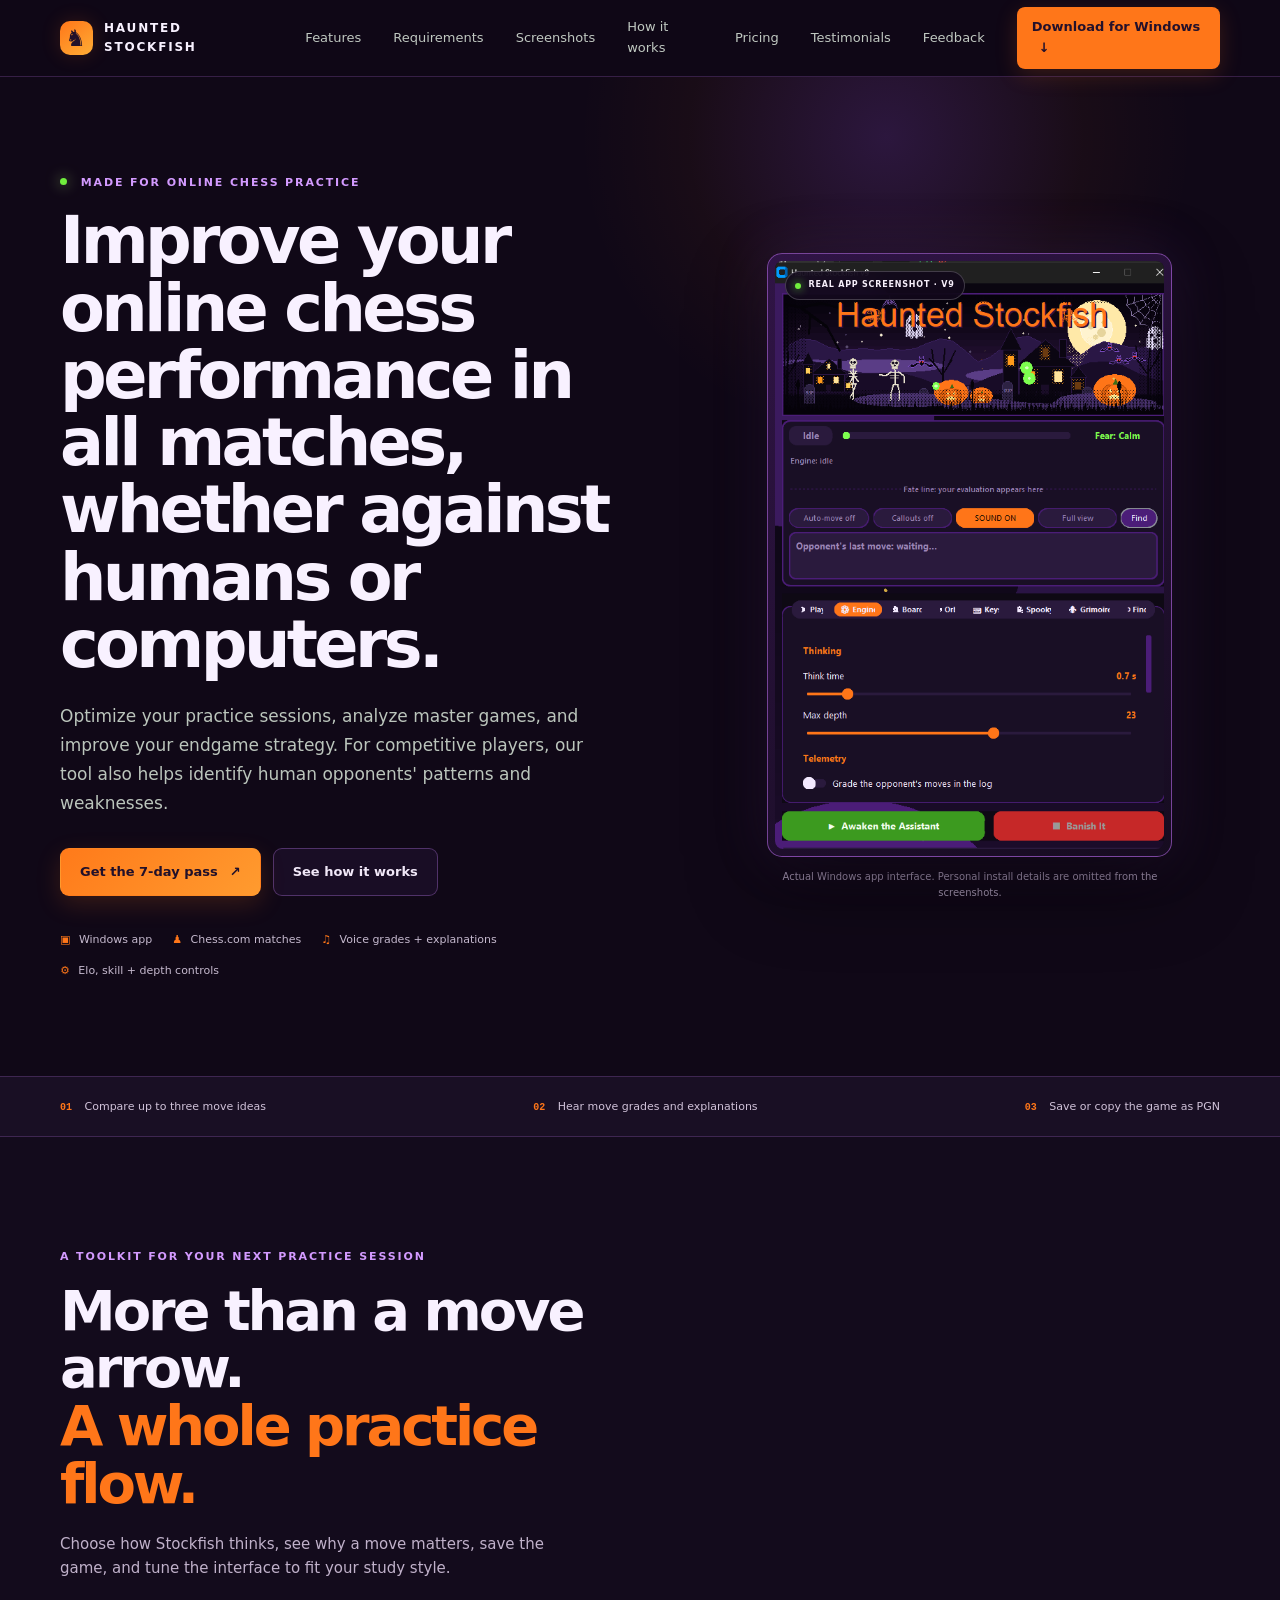
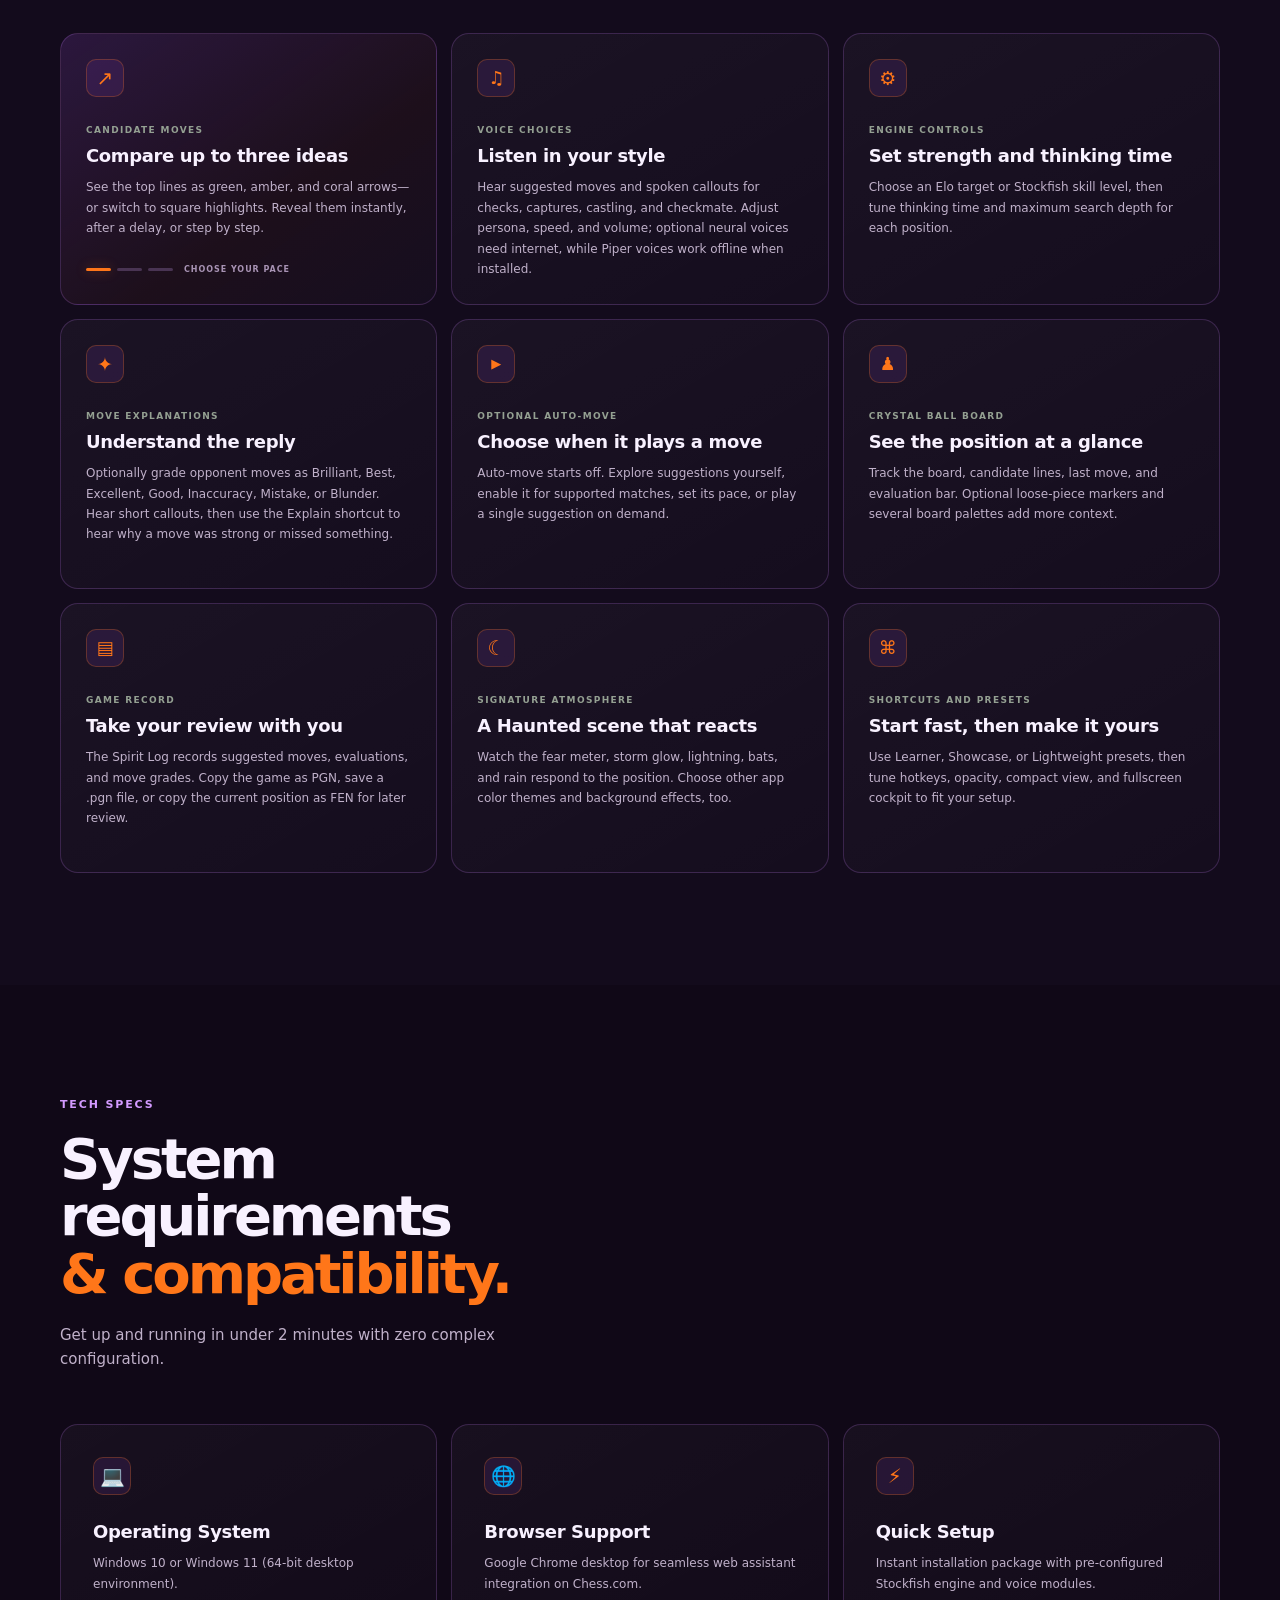
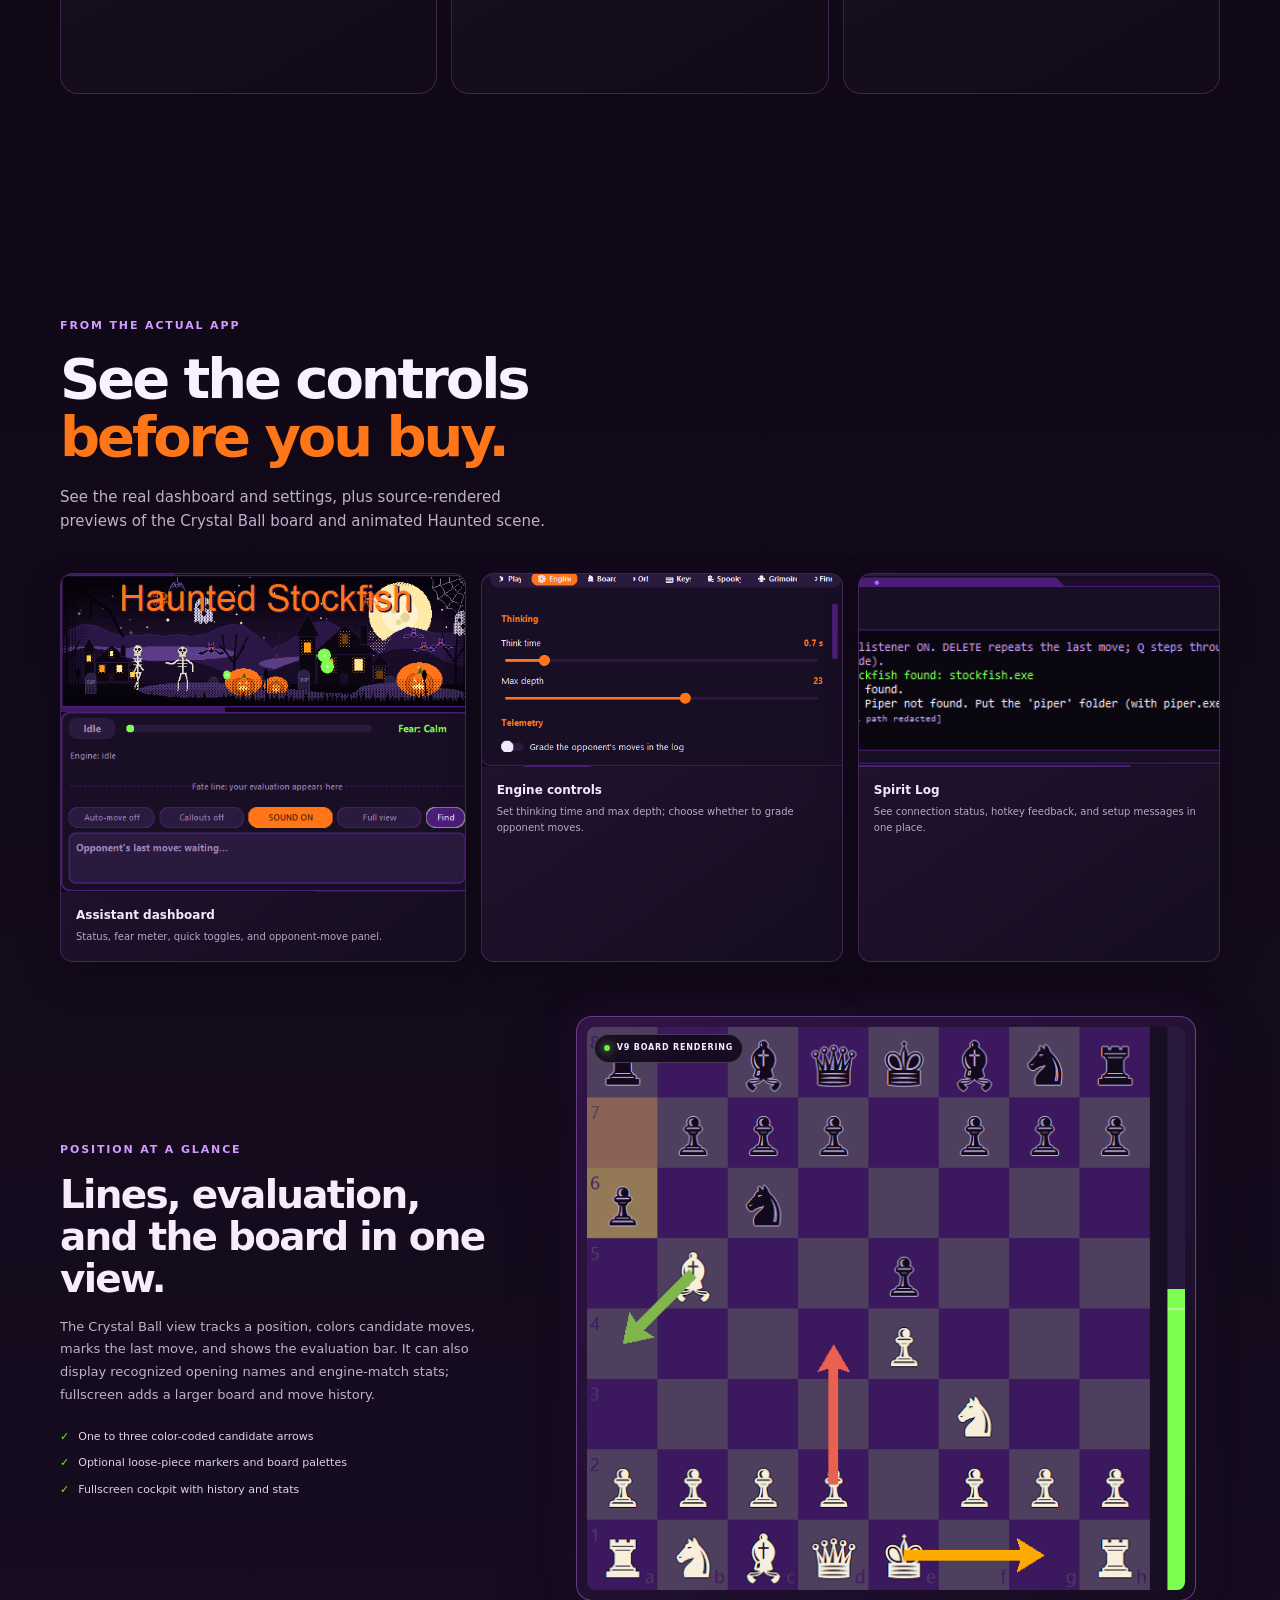
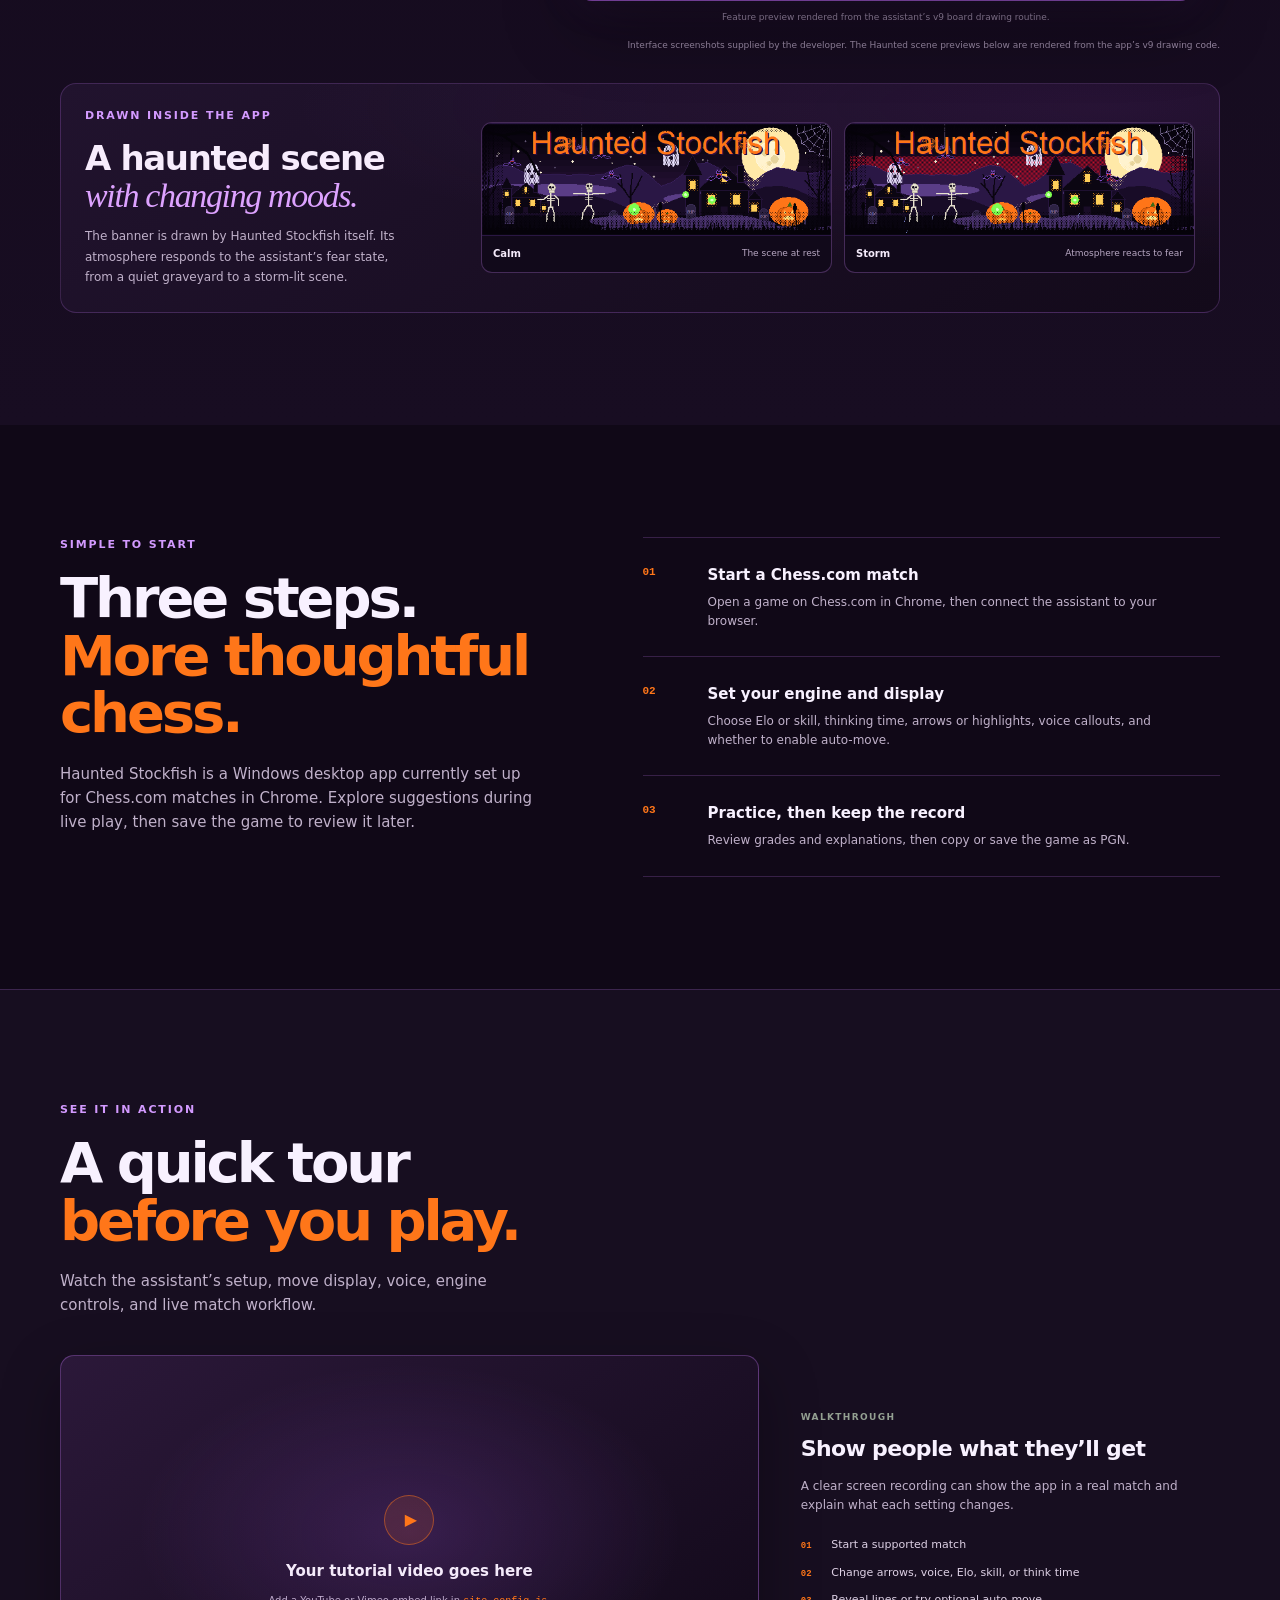
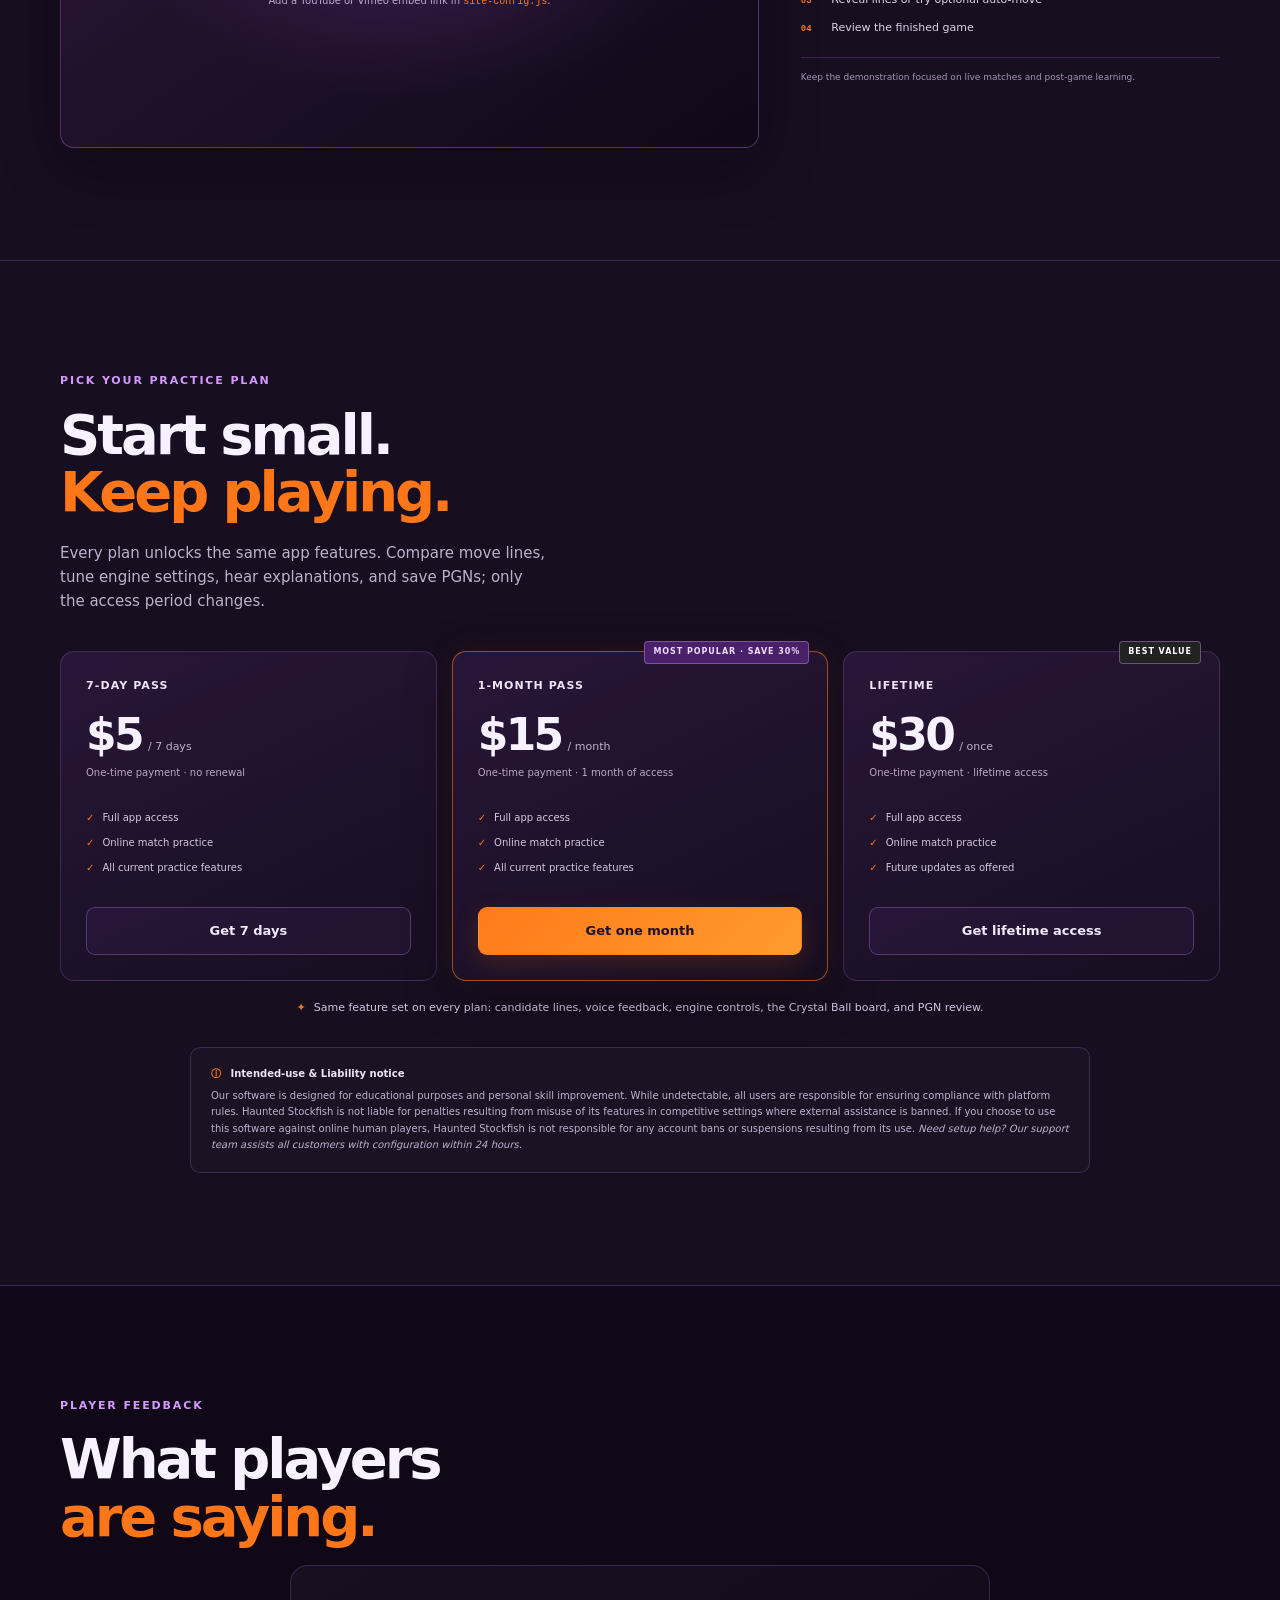
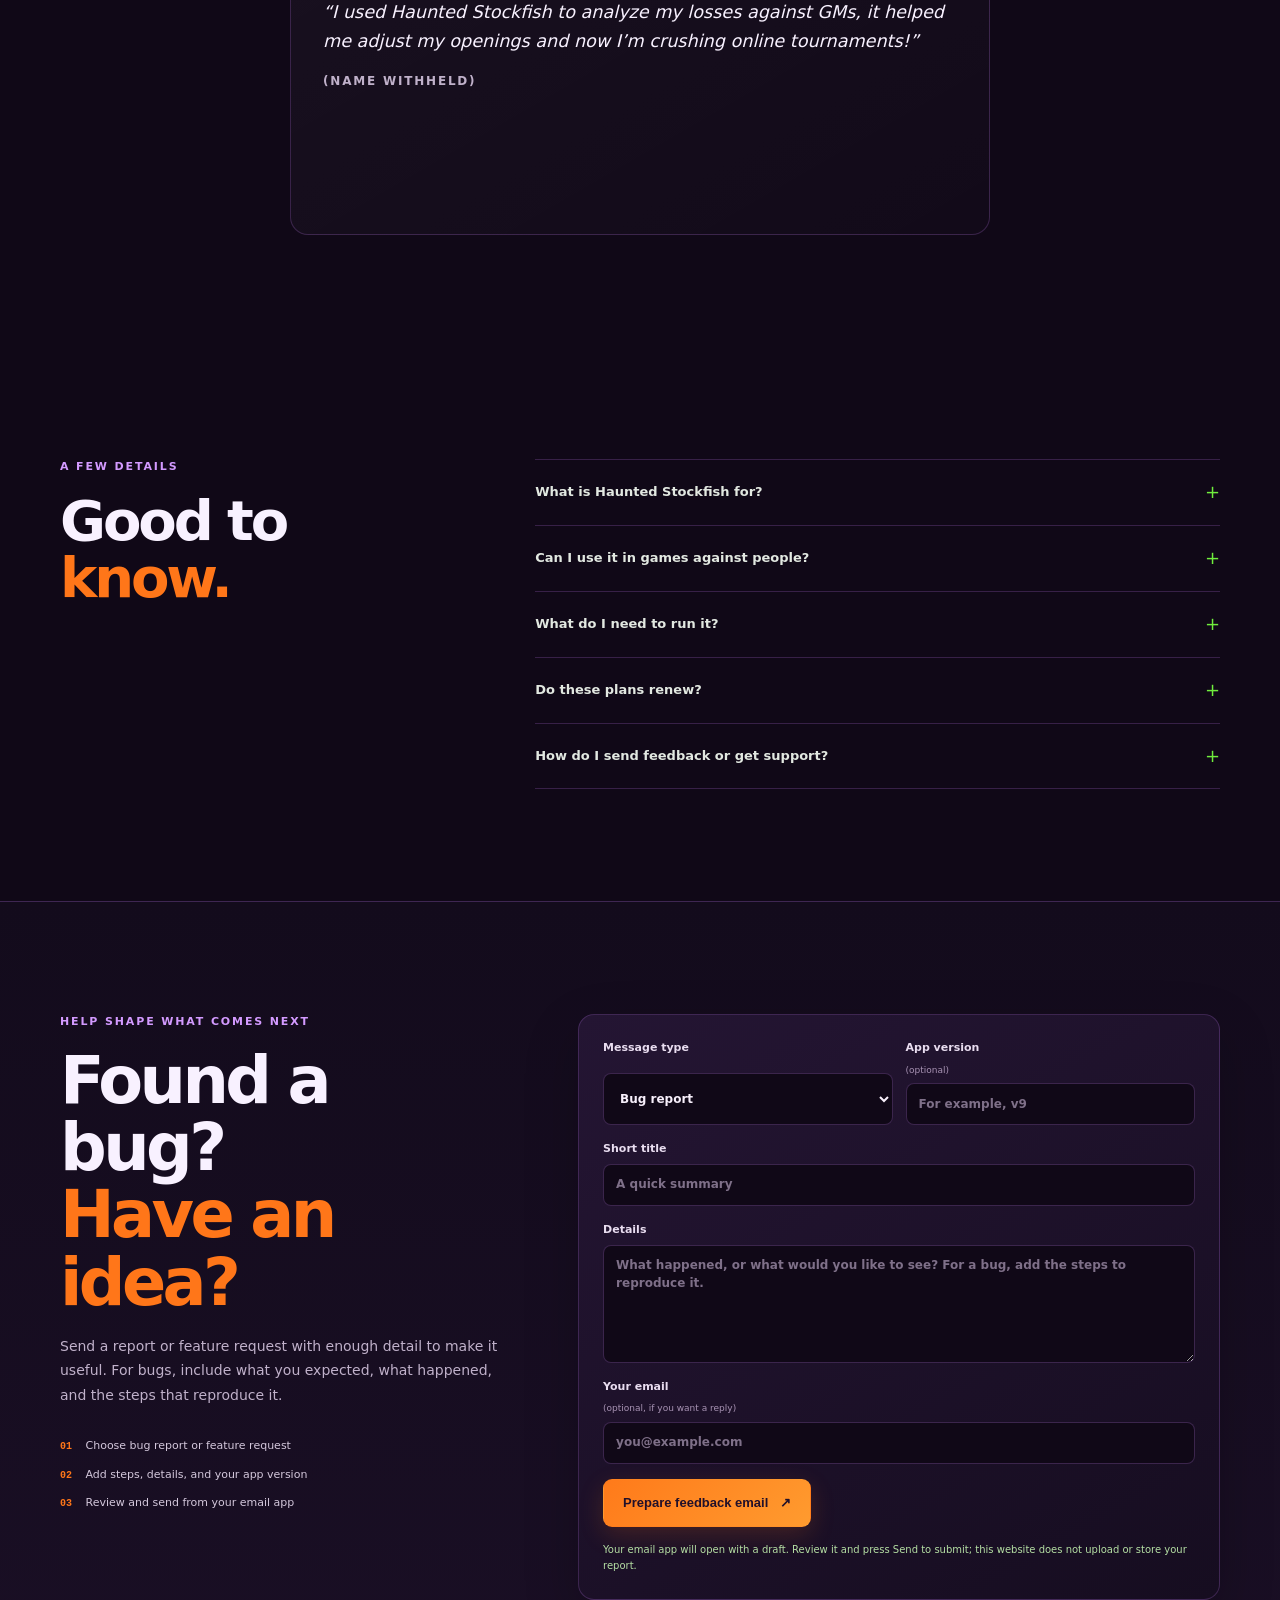
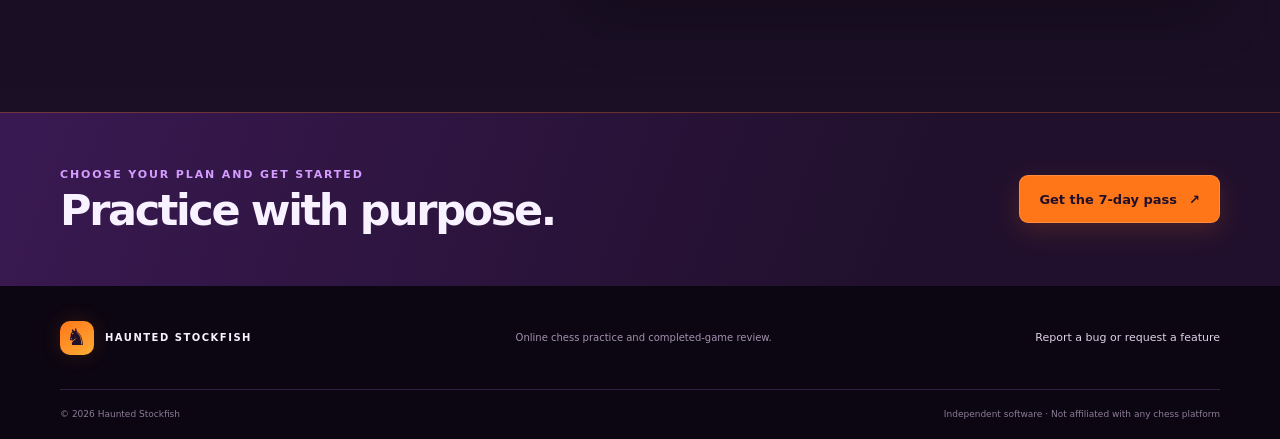
<file: index.html>
<!doctype html>
<html lang="en">
  <head>
    <meta charset="utf-8">
    <meta name="viewport" content="width=device-width, initial-scale=1">
    <meta name="theme-color" content="#101411">
    <meta name="description" content="Elevate your online chess performance with Stockfish suggestions, voice analysis, and adjustable engine strength, perfect for studying your games against both humans and computers.">
    <meta property="og:title" content="Haunted Stockfish — Chess practice assistant">
    <meta property="og:description" content="A Windows chess assistant for online chess practice, move explanations, and PGN review.">
    <title>Haunted Stockfish — Chess practice assistant</title>
    <link rel="stylesheet" href="styles.css">
    <script src="site-config.js" defer></script>
    <script src="site.js" defer></script>
  </head>
  <body>
    <a class="skip-link" href="#main">Skip to content</a>
    <header class="site-header">
      <div class="container nav-wrap">
        <a class="brand" href="#top" aria-label="Haunted Stockfish home">
          <span class="brand-mark" aria-hidden="true">♞</span>
          <span>HAUNTED <b>STOCKFISH</b></span>
        </a>
        <button class="menu-toggle" type="button" aria-expanded="false" aria-controls="site-nav">
          <span class="sr-only">Open navigation</span>
          <span></span><span></span>
        </button>
        <nav class="site-nav" id="site-nav" aria-label="Main navigation">
          <a href="#features">Features</a>
          <a href="#requirements">Requirements</a>
          <a href="#screenshots">Screenshots</a>
          <a href="#how-it-works">How it works</a>
          <a href="#pricing">Pricing</a>
          <a href="#testimonials">Testimonials</a>
          <a href="#feedback">Feedback</a>
          <a class="nav-cta" href="#pricing" data-download>Download for Windows <span aria-hidden="true">↓</span></a>
        </nav>
      </div>
    </header>

    <main id="main">
      <section class="hero section" id="top">
        <div class="container hero-grid">
          <div class="hero-copy">
            <p class="eyebrow"><span class="status-dot"></span> Made for online chess practice</p>
            <h1>Improve your online chess performance in all matches, whether against humans or computers.</h1>
          <p class="hero-lede">Optimize your practice sessions, analyze master games, and improve your endgame strategy. For competitive players, our tool also helps identify human opponents' patterns and weaknesses.</p>
            <div class="hero-actions">
              <a class="button button-primary" href="https://buy.stripe.com/fZu00k8OIc8ec585Oo3Ru03" target="_blank">Get the 7-day pass <span aria-hidden="true">↗</span></a>
              <a class="button button-secondary" href="#how-it-works">See how it works</a>
            </div>
            <div class="hero-facts" aria-label="Product requirements">
              <span><i aria-hidden="true">▣</i> Windows app</span>
              <span><i aria-hidden="true">♟</i> Chess.com matches</span>
              <span><i aria-hidden="true">♫</i> Voice grades + explanations</span>
              <span><i aria-hidden="true">⚙</i> Elo, skill + depth controls</span>
            </div>
          </div>

          <figure class="product-screenshot">
            <div class="product-shot-frame">
              <span class="shot-label"><i></i> REAL APP SCREENSHOT · V9</span>
              <img src="assets/haunted-stockfish-v9-main.png" alt="Actual Haunted Stockfish v9 app showing its haunted banner, assistant controls, and engine settings." fetchpriority="high">
            </div>
            <figcaption>Actual Windows app interface. Personal install details are omitted from the screenshots.</figcaption>
          </figure>
        </div>
      </section>

      <section class="trust-strip" aria-label="Product summary">
        <div class="container trust-items">
          <span><b>01</b> Compare up to three move ideas</span>
          <span><b>02</b> Hear move grades and explanations</span>
          <span><b>03</b> Save or copy the game as PGN</span>
        </div>
      </section>

      <section class="section features-section" id="features">
        <div class="container">
          <div class="section-heading">
            <p class="eyebrow">A toolkit for your next practice session</p>
            <h2>More than a move arrow.<br><em>A whole practice flow.</em></h2>
            <p>Choose how Stockfish thinks, see why a move matters, save the game, and tune the interface to fit your study style.</p>
          </div>
          <div class="feature-grid">
            <article class="feature-card feature-card-large">
              <div class="feature-icon icon-arrows" aria-hidden="true">↗</div>
              <p class="feature-kicker">Candidate moves</p>
              <h3>Compare up to three ideas</h3>
              <p>See the top lines as green, amber, and coral arrows—or switch to square highlights. Reveal them instantly, after a delay, or step by step.</p>
              <div class="step-visual" aria-hidden="true"><span class="step-line active"></span><span class="step-line"></span><span class="step-line"></span><span class="step-label">CHOOSE YOUR PACE</span></div>
            </article>
            <article class="feature-card">
              <div class="feature-icon icon-voice" aria-hidden="true">♫</div>
              <p class="feature-kicker">Voice choices</p>
              <h3>Listen in your style</h3>
              <p>Hear suggested moves and spoken callouts for checks, captures, castling, and checkmate. Adjust persona, speed, and volume; optional neural voices need internet, while Piper voices work offline when installed.</p>
            </article>
            <article class="feature-card">
              <div class="feature-icon icon-settings" aria-hidden="true">⚙</div>
              <p class="feature-kicker">Engine controls</p>
              <h3>Set strength and thinking time</h3>
              <p>Choose an Elo target or Stockfish skill level, then tune thinking time and maximum search depth for each position.</p>
            </article>
            <article class="feature-card">
              <div class="feature-icon icon-settings" aria-hidden="true">✦</div>
              <p class="feature-kicker">Move explanations</p>
              <h3>Understand the reply</h3>
              <p>Optionally grade opponent moves as Brilliant, Best, Excellent, Good, Inaccuracy, Mistake, or Blunder. Hear short callouts, then use the Explain shortcut to hear why a move was strong or missed something.</p>
            </article>
            <article class="feature-card">
              <div class="feature-icon icon-auto" aria-hidden="true">▶</div>
              <p class="feature-kicker">Optional auto-move</p>
              <h3>Choose when it plays a move</h3>
              <p>Auto-move starts off. Explore suggestions yourself, enable it for supported matches, set its pace, or play a single suggestion on demand.</p>
            </article>
            <article class="feature-card">
              <div class="feature-icon icon-custom" aria-hidden="true">♟</div>
              <p class="feature-kicker">Crystal Ball board</p>
              <h3>See the position at a glance</h3>
              <p>Track the board, candidate lines, last move, and evaluation bar. Optional loose-piece markers and several board palettes add more context.</p>
            </article>
            <article class="feature-card">
              <div class="feature-icon icon-custom" aria-hidden="true">▤</div>
              <p class="feature-kicker">Game record</p>
              <h3>Take your review with you</h3>
              <p>The Spirit Log records suggested moves, evaluations, and move grades. Copy the game as PGN, save a .pgn file, or copy the current position as FEN for later review.</p>
            </article>
            <article class="feature-card">
              <div class="feature-icon icon-haunted" aria-hidden="true">☾</div>
              <p class="feature-kicker">Signature atmosphere</p>
              <h3>A Haunted scene that reacts</h3>
              <p>Watch the fear meter, storm glow, lightning, bats, and rain respond to the position. Choose other app color themes and background effects, too.</p>
            </article>
            <article class="feature-card">
              <div class="feature-icon icon-custom" aria-hidden="true">⌘</div>
              <p class="feature-kicker">Shortcuts and presets</p>
              <h3>Start fast, then make it yours</h3>
              <p>Use Learner, Showcase, or Lightweight presets, then tune hotkeys, opacity, compact view, and fullscreen cockpit to fit your setup.</p>
            </article>
          </div>
        </div>
      </section>

      <section class="section requirements-section" id="requirements">
        <div class="container">
          <div class="section-heading">
            <p class="eyebrow">Tech specs</p>
            <h2>System requirements<br><em>& compatibility.</em></h2>
            <p>Get up and running in under 2 minutes with zero complex configuration.</p>
          </div>
          <div class="feature-grid" style="grid-template-columns: repeat(auto-fit, minmax(280px, 1fr));">
            <article class="feature-card" style="padding: 2rem;">
              <div class="feature-icon" aria-hidden="true">💻</div>
              <h3>Operating System</h3>
              <p>Windows 10 or Windows 11 (64-bit desktop environment).</p>
            </article>
            <article class="feature-card" style="padding: 2rem;">
              <div class="feature-icon" aria-hidden="true">🌐</div>
              <h3>Browser Support</h3>
              <p>Google Chrome desktop for seamless web assistant integration on Chess.com.</p>
            </article>
            <article class="feature-card" style="padding: 2rem;">
              <div class="feature-icon" aria-hidden="true">⚡</div>
              <h3>Quick Setup</h3>
              <p>Instant installation package with pre-configured Stockfish engine and voice modules.</p>
            </article>
          </div>
        </div>
      </section>

      <section class="section screenshots-section" id="screenshots">
        <div class="container">
          <div class="section-heading">
            <p class="eyebrow">From the actual app</p>
            <h2>See the controls<br><em>before you buy.</em></h2>
            <p>See the real dashboard and settings, plus source-rendered previews of the Crystal Ball board and animated Haunted scene.</p>
          </div>
          <div class="screenshot-gallery">
            <figure class="gallery-card gallery-dashboard">
              <div class="gallery-image"><img src="assets/haunted-stockfish-dashboard.png" alt="Actual Haunted Stockfish assistant dashboard with haunted banner, fear indicator, status, and quick controls." loading="lazy"></div>
              <figcaption><strong>Assistant dashboard</strong><span>Status, fear meter, quick toggles, and opponent-move panel.</span></figcaption>
            </figure>
            <figure class="gallery-card">
              <div class="gallery-image gallery-image-short"><img src="assets/haunted-stockfish-engine-controls.png" alt="Actual Engine tab showing thinking time, maximum depth, and move-grading telemetry controls." loading="lazy"></div>
              <figcaption><strong>Engine controls</strong><span>Set thinking time and max depth; choose whether to grade opponent moves.</span></figcaption>
            </figure>
            <figure class="gallery-card">
              <div class="gallery-image gallery-image-short"><img src="assets/haunted-stockfish-spirit-log.png" alt="Actual Spirit Log with keyboard status, Stockfish detection, Chrome status, and voice setup information." loading="lazy"></div>
              <figcaption><strong>Spirit Log</strong><span>See connection status, hotkey feedback, and setup messages in one place.</span></figcaption>
            </figure>
          </div>
          <div class="board-showcase">
            <div class="board-showcase-copy">
              <p class="eyebrow">POSITION AT A GLANCE</p>
              <h3>Lines, evaluation, and the board in one view.</h3>
              <p>The Crystal Ball view tracks a position, colors candidate moves, marks the last move, and shows the evaluation bar. It can also display recognized opening names and engine-match stats; fullscreen adds a larger board and move history.</p>
              <ul class="board-benefits">
                <li>One to three color-coded candidate arrows</li>
                <li>Optional loose-piece markers and board palettes</li>
                <li>Fullscreen cockpit with history and stats</li>
              </ul>
            </div>
            <figure class="board-preview-card">
              <div class="board-preview-frame">
                <span class="shot-label"><i></i> V9 BOARD RENDERING</span>
                <img src="assets/haunted-stockfish-crystal-ball.png" alt="A large preview rendered from Haunted Stockfish v9's board drawing code, showing a chess position, three colored candidate arrows, and the evaluation bar." loading="lazy">
              </div>
              <figcaption>Feature preview rendered from the assistant’s v9 board drawing routine.</figcaption>
            </figure>
          </div>
          <p class="screenshots-note">Interface screenshots supplied by the developer. The Haunted scene previews below are rendered from the app’s v9 drawing code.</p>
          <div class="scene-art-showcase">
            <div class="scene-art-copy">
              <p class="eyebrow">DRAWN INSIDE THE APP</p>
              <h3>A haunted scene<br><em>with changing moods.</em></h3>
              <p>The banner is drawn by Haunted Stockfish itself. Its atmosphere responds to the assistant’s fear state, from a quiet graveyard to a storm-lit scene.</p>
            </div>
            <div class="scene-art-pair">
              <figure class="scene-art-card">
                <div class="scene-art-image"><img src="assets/haunted-stockfish-scene-calm.png" alt="The app's built-in Haunted scene in its calm state, with a moonlit graveyard, pumpkins, ghosts, skeletons, and the Haunted Stockfish title." loading="lazy"></div>
                <figcaption><strong>Calm</strong><span>The scene at rest</span></figcaption>
              </figure>
              <figure class="scene-art-card">
                <div class="scene-art-image"><img src="assets/haunted-stockfish-scene-storm.png" alt="The app's built-in Haunted scene in a high-fear state, with a red storm glow behind the graveyard." loading="lazy"></div>
                <figcaption><strong>Storm</strong><span>Atmosphere reacts to fear</span></figcaption>
              </figure>
            </div>
          </div>
        </div>
      </section>

      <section class="section how-section" id="how-it-works">
        <div class="container how-grid">
          <div class="section-heading how-heading">
            <p class="eyebrow">Simple to start</p>
            <h2>Three steps.<br><em>More thoughtful chess.</em></h2>
            <p>Haunted Stockfish is a Windows desktop app currently set up for Chess.com matches in Chrome. Explore suggestions during live play, then save the game to review it later.</p>
          </div>
          <div class="steps-list">
            <article class="how-step"><span class="step-number">01</span><div><h3>Start a Chess.com match</h3><p>Open a game on Chess.com in Chrome, then connect the assistant to your browser.</p></div></article>
            <article class="how-step"><span class="step-number">02</span><div><h3>Set your engine and display</h3><p>Choose Elo or skill, thinking time, arrows or highlights, voice callouts, and whether to enable auto-move.</p></div></article>
            <article class="how-step"><span class="step-number">03</span><div><h3>Practice, then keep the record</h3><p>Review grades and explanations, then copy or save the game as PGN.</p></div></article>
          </div>
        </div>
      </section>

      <section class="section tutorial-section" id="tutorial">
        <div class="container">
          <div class="section-heading tutorial-heading">
            <p class="eyebrow">See it in action</p>
            <h2>A quick tour<br><em>before you play.</em></h2>
            <p>Watch the assistant’s setup, move display, voice, engine controls, and live match workflow.</p>
          </div>
          <div class="tutorial-grid">
            <div class="video-frame" data-video-frame>
              <div class="video-placeholder" data-video-placeholder>
                <span class="video-play" aria-hidden="true">▶</span>
                <strong>Your tutorial video goes here</strong>
                <span>Add a YouTube or Vimeo embed link in <code>site-config.js</code>.</span>
              </div>
            </div>
            <div class="tutorial-notes">
              <p class="feature-kicker">Walkthrough</p>
              <h3>Show people what they’ll get</h3>
              <p>A clear screen recording can show the app in a real match and explain what each setting changes.</p>
              <ul class="tutorial-list">
                <li><span>01</span> Start a supported match</li>
                <li><span>02</span> Change arrows, voice, Elo, skill, or think time</li>
                <li><span>03</span> Reveal lines or try optional auto-move</li>
                <li><span>04</span> Review the finished game</li>
              </ul>
              <p class="tutorial-caption">Keep the demonstration focused on live matches and post-game learning.</p>
            </div>
          </div>
        </div>
      </section>

      <section class="section pricing-section" id="pricing">
        <div class="container">
          <div class="section-heading pricing-heading">
            <p class="eyebrow">Pick your practice plan</p>
            <h2>Start small.<br><em>Keep playing.</em></h2>
            <p>Every plan unlocks the same app features. Compare move lines, tune engine settings, hear explanations, and save PGNs; only the access period changes.</p>
          </div>
          <div class="plans-grid">
            <article class="plan-card" data-plan-card="week">
              <p class="plan-name" data-plan-name="week">7-Day Pass</p>
              <div class="plan-price"><span data-plan-price="week">$5</span><small> / <span data-plan-term="week">7 days</span></small></div>
              <p class="plan-billing" data-plan-billing="week">One-time payment · no renewal</p>
              <ul class="plan-includes"><li>Full app access</li><li>Online match practice</li><li>All current practice features</li></ul>
              <a class="button button-secondary button-wide" href="https://buy.stripe.com/fZu00k8OIc8ec585Oo3Ru03" target="_blank">Get 7 days</a>
            </article>
            <article class="plan-card plan-card-featured" data-plan-card="month">
              <span class="plan-badge">MOST POPULAR · SAVE 30%</span>
              <p class="plan-name" data-plan-name="month">1-Month Pass</p>
              <div class="plan-price"><span data-plan-price="month">$15</span><small> / <span data-plan-term="month">month</span></small></div>
              <p class="plan-billing" data-plan-billing="month">One-time payment · 1 month of access</p>
              <ul class="plan-includes"><li>Full app access</li><li>Online match practice</li><li>All current practice features</li></ul>
              <a class="button button-primary button-wide" href="https://buy.stripe.com/8x28wQ4ysdcic585Oo3Ru05" target="_blank">Get one month</a>
            </article>
            <article class="plan-card" data-plan-card="lifetime">
              <span class="plan-badge" style="background: var(--accent-secondary, #222); color: #fff;">BEST VALUE</span>
              <p class="plan-name" data-plan-name="lifetime">Lifetime</p>
              <div class="plan-price"><span data-plan-price="lifetime">$30</span><small> / <span data-plan-term="lifetime">once</span></small></div>
              <p class="plan-billing" data-plan-billing="lifetime">One-time payment · lifetime access</p>
              <ul class="plan-includes"><li>Full app access</li><li>Online match practice</li><li>Future updates as offered</li></ul>
              <a class="button button-secondary button-wide" href="https://buy.stripe.com/bJecN64ysfkq6KOgt23Ru04" target="_blank">Get lifetime access</a>
            </article>
          </div>
          <p class="plans-value-note"><span aria-hidden="true">✦</span> Same feature set on every plan: candidate lines, voice feedback, engine controls, the Crystal Ball board, and PGN review.</p>
          <p class="checkout-note plans-checkout-note" data-checkout-note>Add each plan’s hosted checkout URL in <code>site-config.js</code> before publishing.</p>
          <div class="use-notice">
            <p class="notice-title"><span aria-hidden="true">ⓘ</span> Intended-use & Liability notice</p>
            <p class="usage-notice">Our software is designed for educational purposes and personal skill improvement. While undetectable, all users are responsible for ensuring compliance with platform rules. Haunted Stockfish is not liable for penalties resulting from misuse of its features in competitive settings where external assistance is banned. If you choose to use this software against online human players, Haunted Stockfish is not responsible for any account bans or suspensions resulting from its use. <em>Need setup help? Our support team assists all customers with configuration within 24 hours.</em></p>
          </div>
        </div>
      </section>

      <section class="section testimonials-section" id="testimonials">
        <div class="container">
          <div class="section-heading">
            <p class="eyebrow">Player feedback</p>
            <h2>What players<br><em>are saying.</em></h2>
          </div>
          <div class="testimonials-grid" style="display: grid; gap: 1.5rem; max-width: 700px; margin: 0 auto;">
            <article class="feature-card" style="padding: 2rem;">
              <p style="font-size: 1.1rem; font-style: italic; margin-bottom: 1rem;">&ldquo;I used Haunted Stockfish to analyze my losses against GMs, it helped me adjust my openings and now I’m crushing online tournaments!&rdquo;</p>
              <p class="feature-kicker" style="margin: 0;">(Name withheld)</p>
            </article>
          </div>
        </div>
      </section>

      <section class="section faq-section" id="faq">
        <div class="container faq-grid">
          <div class="section-heading"><p class="eyebrow">A few details</p><h2>Good to<br><em>know.</em></h2></div>
          <div class="faq-list">
            <details><summary>What is Haunted Stockfish for?<span>+</span></summary><p>It is a Windows chess assistant set up for Chess.com matches in Chrome and for reviewing completed games against both humans and computers.</p></details>
            <details><summary>Can I use it in games against people?<span>+</span></summary><p>Yes, Haunted Stockfish supports matches against both humans and computers on Chess.com. While undetectable, you are responsible for following platform rules, and Haunted Stockfish is not responsible for account bans or suspensions resulting from its use.</p></details>
            <details><summary>What do I need to run it?<span>+</span></summary><p>A Windows computer (10/11) and Google Chrome are required. Setup takes under 2 minutes.</p></details>
            <details><summary>Do these plans renew?<span>+</span></summary><p>The example 7-day and one-month plans are one-time purchases, with no automatic renewal. The lifetime plan is also a one-time purchase.</p></details>
            <details><summary>How do I send feedback or get support?<span>+</span></summary><p>Use the bug and feature request form below. For setup assistance, our support team responds within 24 hours.</p></details>
          </div>
        </div>
      </section>

      <section class="section feedback-section" id="feedback">
        <div class="container feedback-grid">
          <div class="feedback-copy">
            <p class="eyebrow">Help shape what comes next</p>
            <h2>Found a bug?<br><em>Have an idea?</em></h2>
            <p>Send a report or feature request with enough detail to make it useful. For bugs, include what you expected, what happened, and the steps that reproduce it.</p>
            <div class="feedback-promises">
              <span><b>01</b> Choose bug report or feature request</span>
              <span><b>02</b> Add steps, details, and your app version</span>
              <span><b>03</b> Review and send from your email app</span>
            </div>
          </div>
          <form class="feedback-form" data-feedback-form>
            <div class="feedback-fields-row">
              <label>Message type
                <select name="type" required>
                  <option value="Bug report">Bug report</option>
                  <option value="Feature request">Feature request</option>
                  <option value="Other feedback">Other feedback</option>
                </select>
              </label>
              <label>App version <span>(optional)</span>
                <input name="version" type="text" placeholder="For example, v9">
              </label>
            </div>
            <label>Short title
              <input name="subject" type="text" maxlength="100" placeholder="A quick summary" required>
            </label>
            <label>Details
              <textarea name="details" rows="5" maxlength="4000" placeholder="What happened, or what would you like to see? For a bug, add the steps to reproduce it." required></textarea>
            </label>
            <label>Your email <span>(optional, if you want a reply)</span>
              <input name="replyEmail" type="email" autocomplete="email" placeholder="you@example.com">
            </label>
            <button class="button button-primary feedback-submit" type="submit">Prepare feedback email <span aria-hidden="true">↗</span></button>
            <p class="feedback-status" data-feedback-status role="status" aria-live="polite">This opens a draft in your email app addressed to <code>hauntedstockfish@gmail.com</code>; it will not send until you press Send.</p>
          </form>
        </div>
      </section>

      <section class="closing-cta">
        <div class="container closing-inner">
          <div><p class="eyebrow">Choose your plan and get started</p><h2>Practice with purpose.</h2></div>
          <a class="button button-primary" href="https://buy.stripe.com/fZu00k8OIc8ec585Oo3Ru03" target="_blank">Get the 7-day pass <span aria-hidden="true">↗</span></a>
        </div>
      </section>
    </main>

    <footer class="site-footer">
      <div class="container footer-main">
        <a class="brand footer-brand" href="#top"><span class="brand-mark" aria-hidden="true">♞</span><span>HAUNTED <b>STOCKFISH</b></span></a>
        <p>Online chess practice and completed-game review.</p>
        <a class="footer-contact" href="#feedback">Report a bug or request a feature</a>
      </div>
      <div class="container footer-bottom"><span>© <span id="year"></span> Haunted Stockfish</span><span>Independent software · Not affiliated with any chess platform</span></div>
    </footer>
  </body>
</html>
</file>
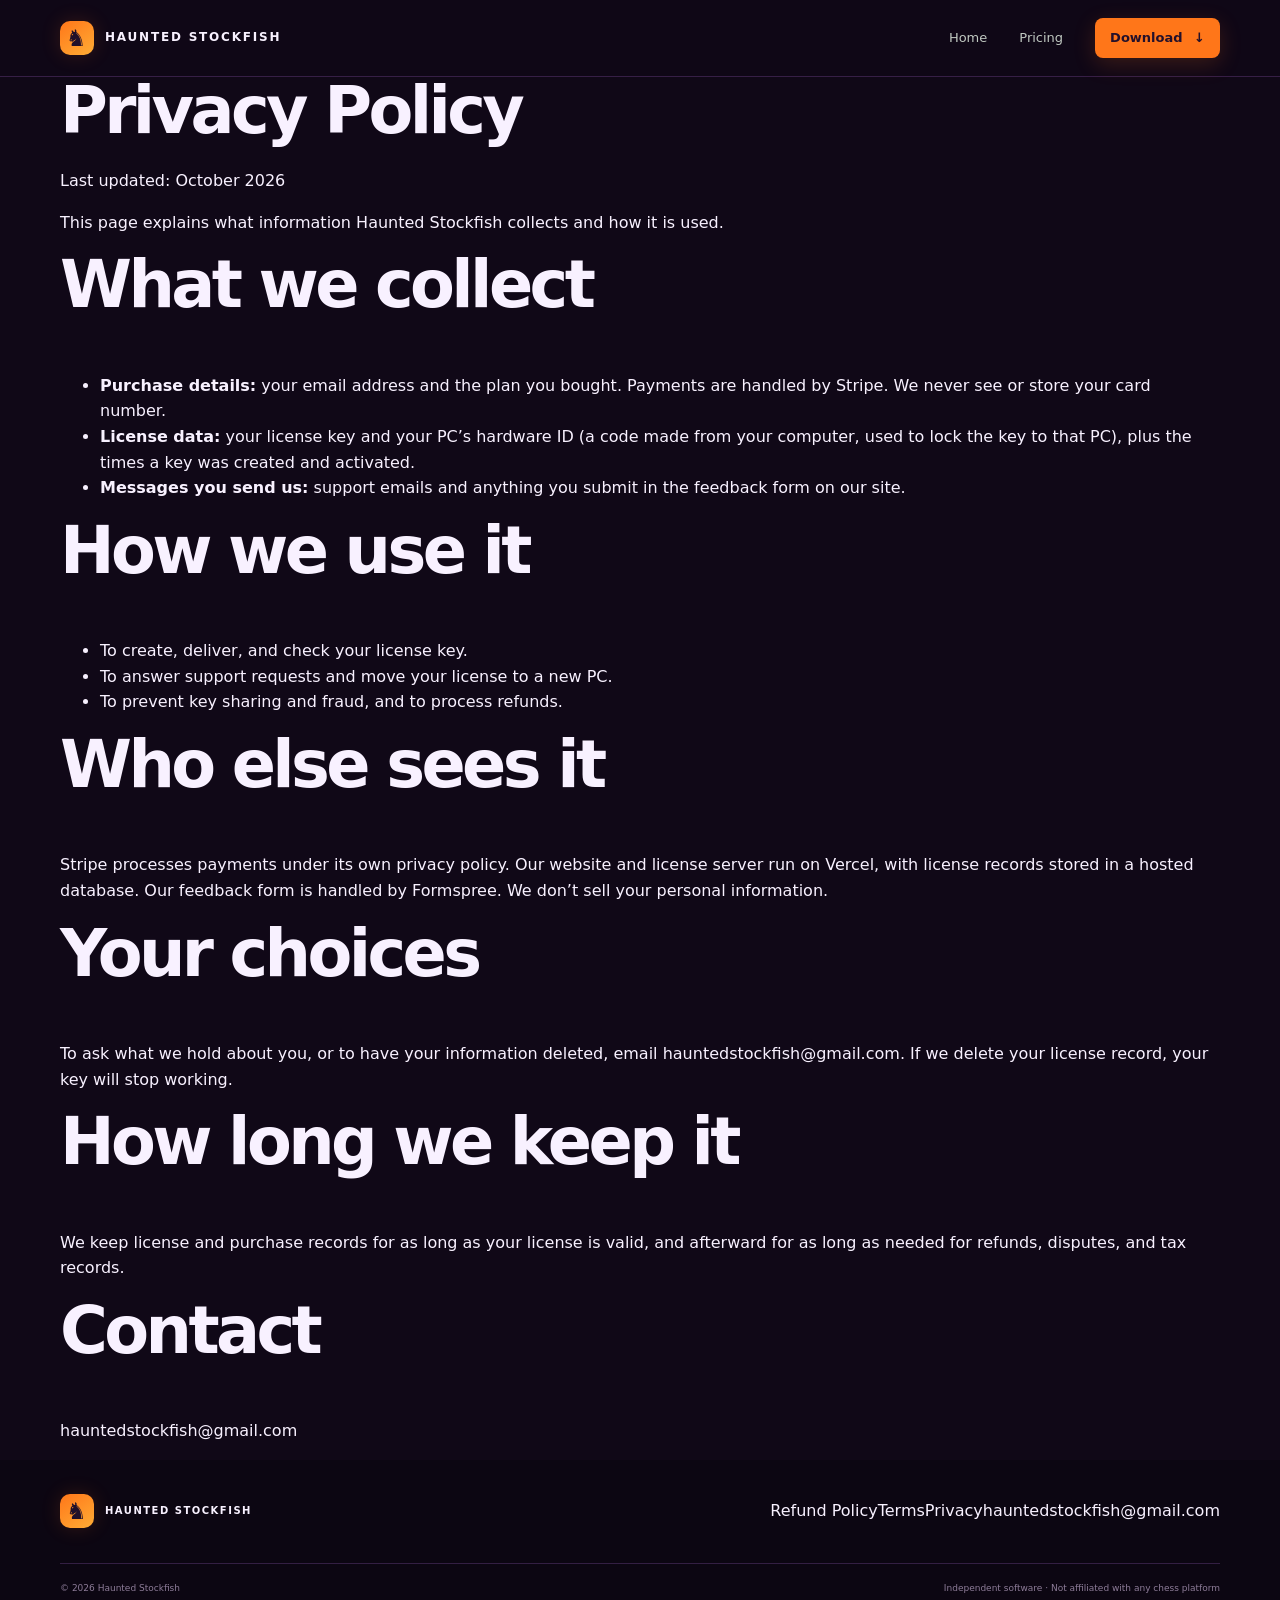
<file: privacy.html>
<!doctype html>
<html lang="en">
  <head>
    <meta charset="utf-8">
    <meta name="viewport" content="width=device-width, initial-scale=1">
    <meta name="theme-color" content="#101411">
    <title>Privacy Policy — Haunted Stockfish</title>
    <link rel="stylesheet" href="styles.css">
  </head>
  <body>
    <header class="site-header">
      <div class="container nav-wrap">
        <a class="brand" href="index.html" aria-label="Haunted Stockfish home">
          <span class="brand-mark" aria-hidden="true">♞</span>
          <span>HAUNTED <b>STOCKFISH</b></span>
        </a>
        <nav class="site-nav" aria-label="Main navigation">
          <a href="index.html">Home</a>
          <a href="index.html#pricing">Pricing</a>
          <a class="nav-cta" href="index.html#download">Download <span aria-hidden="true">↓</span></a>
        </nav>
      </div>
    </header>
    <main class="policy-page">
      <div class="container">
        <h1>Privacy Policy</h1>
        <p class="policy-updated">Last updated: October 2026</p>
<p>This page explains what information Haunted Stockfish collects and how it is used.</p>
<h2>What we collect</h2>
<ul>
  <li><strong>Purchase details:</strong> your email address and the plan you bought. Payments are handled by Stripe. We never see or store your card number.</li>
  <li><strong>License data:</strong> your license key and your PC’s hardware ID (a code made from your computer, used to lock the key to that PC), plus the times a key was created and activated.</li>
  <li><strong>Messages you send us:</strong> support emails and anything you submit in the feedback form on our site.</li>
</ul>
<h2>How we use it</h2>
<ul>
  <li>To create, deliver, and check your license key.</li>
  <li>To answer support requests and move your license to a new PC.</li>
  <li>To prevent key sharing and fraud, and to process refunds.</li>
</ul>
<h2>Who else sees it</h2>
<p>Stripe processes payments under its own <a href="https://stripe.com/privacy" rel="noopener">privacy policy</a>. Our website and license server run on Vercel, with license records stored in a hosted database. Our feedback form is handled by Formspree. We don’t sell your personal information.</p>
<h2>Your choices</h2>
<p>To ask what we hold about you, or to have your information deleted, email <a href="mailto:hauntedstockfish@gmail.com">hauntedstockfish@gmail.com</a>. If we delete your license record, your key will stop working.</p>
<h2>How long we keep it</h2>
<p>We keep license and purchase records for as long as your license is valid, and afterward for as long as needed for refunds, disputes, and tax records.</p>
<h2>Contact</h2>
<p><a href="mailto:hauntedstockfish@gmail.com">hauntedstockfish@gmail.com</a></p>
      </div>
    </main>
    <footer class="site-footer">
      <div class="container footer-main">
        <a class="brand footer-brand" href="index.html"><span class="brand-mark" aria-hidden="true">♞</span><span>HAUNTED <b>STOCKFISH</b></span></a>
        <div class="footer-links"><a href="refund.html">Refund Policy</a><a href="terms.html">Terms</a><a href="privacy.html">Privacy</a><a href="mailto:hauntedstockfish@gmail.com">hauntedstockfish@gmail.com</a></div>
      </div>
      <div class="container footer-bottom"><span>© <span id="year"></span> Haunted Stockfish</span><span>Independent software · Not affiliated with any chess platform</span></div>
    </footer>
    <script>document.getElementById("year").textContent = new Date().getFullYear();</script>
  </body>
</html>
</file>
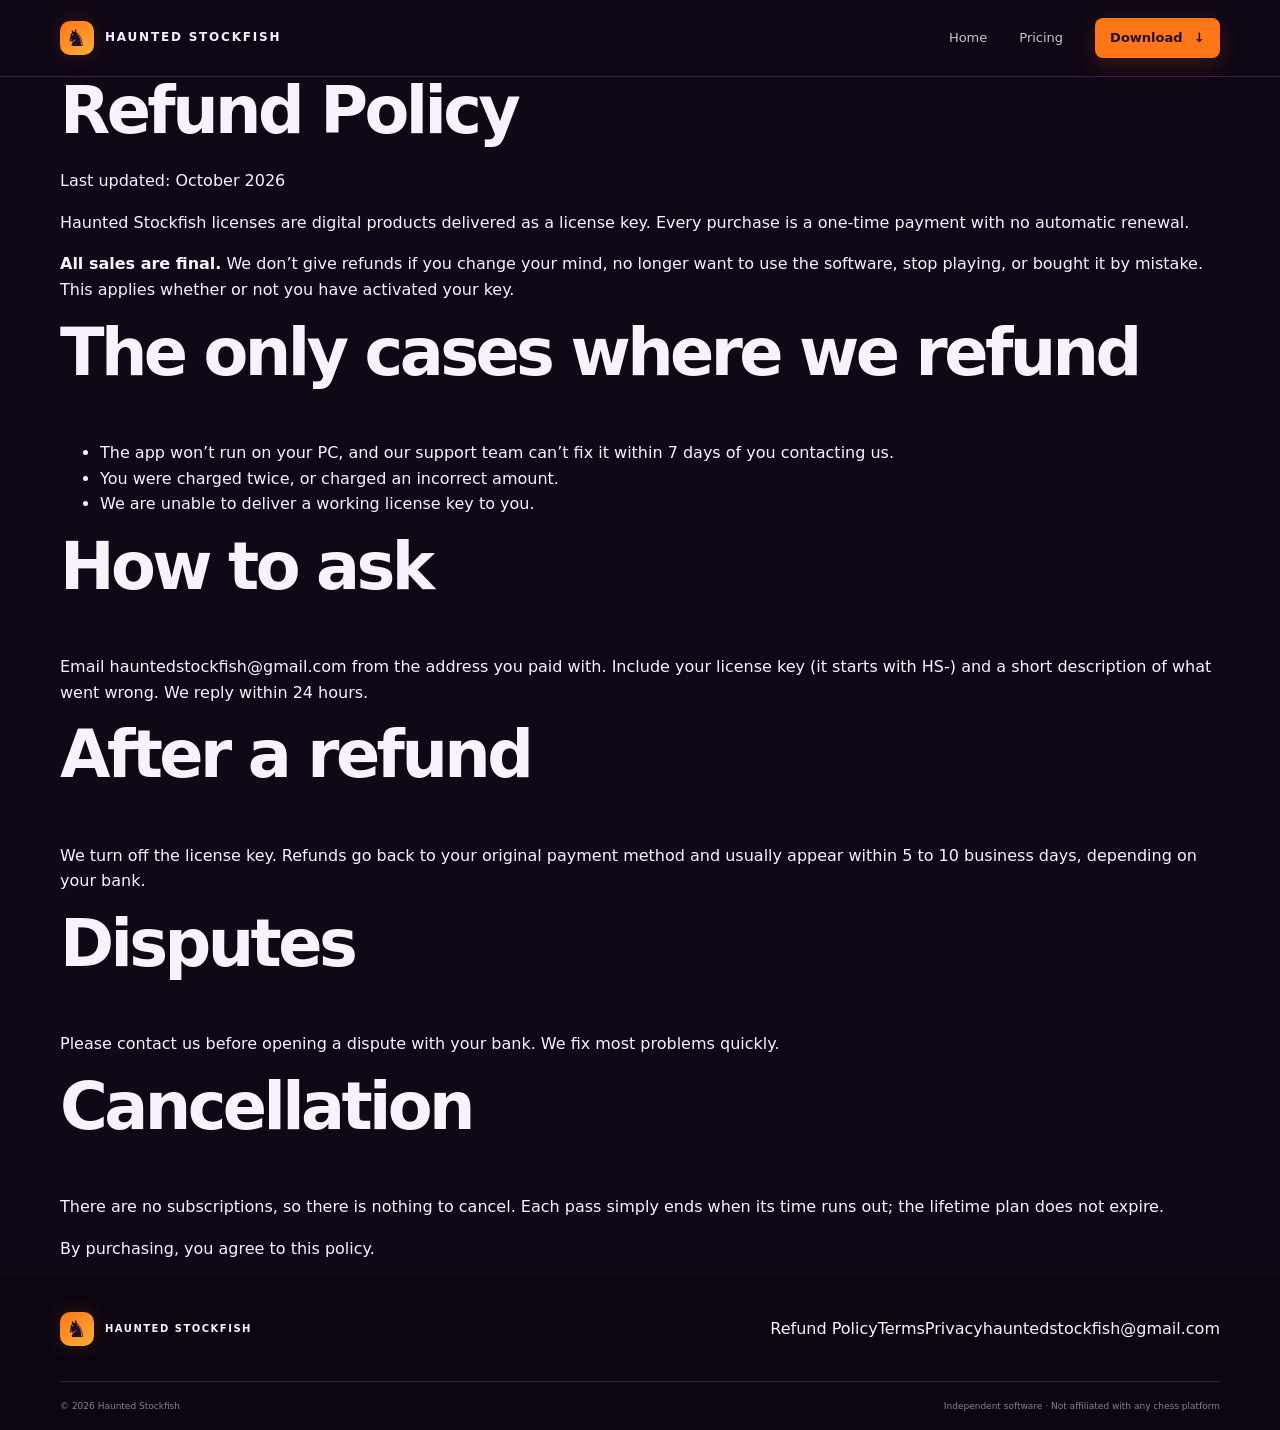
<file: refund.html>
<!doctype html>
<html lang="en">
  <head>
    <meta charset="utf-8">
    <meta name="viewport" content="width=device-width, initial-scale=1">
    <meta name="theme-color" content="#101411">
    <title>Refund Policy — Haunted Stockfish</title>
    <link rel="stylesheet" href="styles.css">
  </head>
  <body>
    <header class="site-header">
      <div class="container nav-wrap">
        <a class="brand" href="index.html" aria-label="Haunted Stockfish home">
          <span class="brand-mark" aria-hidden="true">♞</span>
          <span>HAUNTED <b>STOCKFISH</b></span>
        </a>
        <nav class="site-nav" aria-label="Main navigation">
          <a href="index.html">Home</a>
          <a href="index.html#pricing">Pricing</a>
          <a class="nav-cta" href="index.html#download">Download <span aria-hidden="true">↓</span></a>
        </nav>
      </div>
    </header>
    <main class="policy-page">
      <div class="container">
        <h1>Refund Policy</h1>
        <p class="policy-updated">Last updated: October 2026</p>
<p>Haunted Stockfish licenses are digital products delivered as a license key. Every purchase is a one-time payment with no automatic renewal.</p>
<div class="policy-callout"><p><strong>All sales are final.</strong> We don’t give refunds if you change your mind, no longer want to use the software, stop playing, or bought it by mistake. This applies whether or not you have activated your key.</p></div>
<h2>The only cases where we refund</h2>
<ul>
  <li>The app won’t run on your PC, and our support team can’t fix it within 7 days of you contacting us.</li>
  <li>You were charged twice, or charged an incorrect amount.</li>
  <li>We are unable to deliver a working license key to you.</li>
</ul>
<h2>How to ask</h2>
<p>Email <a href="mailto:hauntedstockfish@gmail.com">hauntedstockfish@gmail.com</a> from the address you paid with. Include your license key (it starts with HS-) and a short description of what went wrong. We reply within 24 hours.</p>
<h2>After a refund</h2>
<p>We turn off the license key. Refunds go back to your original payment method and usually appear within 5 to 10 business days, depending on your bank.</p>
<h2>Disputes</h2>
<p>Please contact us before opening a dispute with your bank. We fix most problems quickly.</p>
<h2>Cancellation</h2>
<p>There are no subscriptions, so there is nothing to cancel. Each pass simply ends when its time runs out; the lifetime plan does not expire.</p>
<p>By purchasing, you agree to this policy.</p>
      </div>
    </main>
    <footer class="site-footer">
      <div class="container footer-main">
        <a class="brand footer-brand" href="index.html"><span class="brand-mark" aria-hidden="true">♞</span><span>HAUNTED <b>STOCKFISH</b></span></a>
        <div class="footer-links"><a href="refund.html">Refund Policy</a><a href="terms.html">Terms</a><a href="privacy.html">Privacy</a><a href="mailto:hauntedstockfish@gmail.com">hauntedstockfish@gmail.com</a></div>
      </div>
      <div class="container footer-bottom"><span>© <span id="year"></span> Haunted Stockfish</span><span>Independent software · Not affiliated with any chess platform</span></div>
    </footer>
    <script>document.getElementById("year").textContent = new Date().getFullYear();</script>
  </body>
</html>
</file>
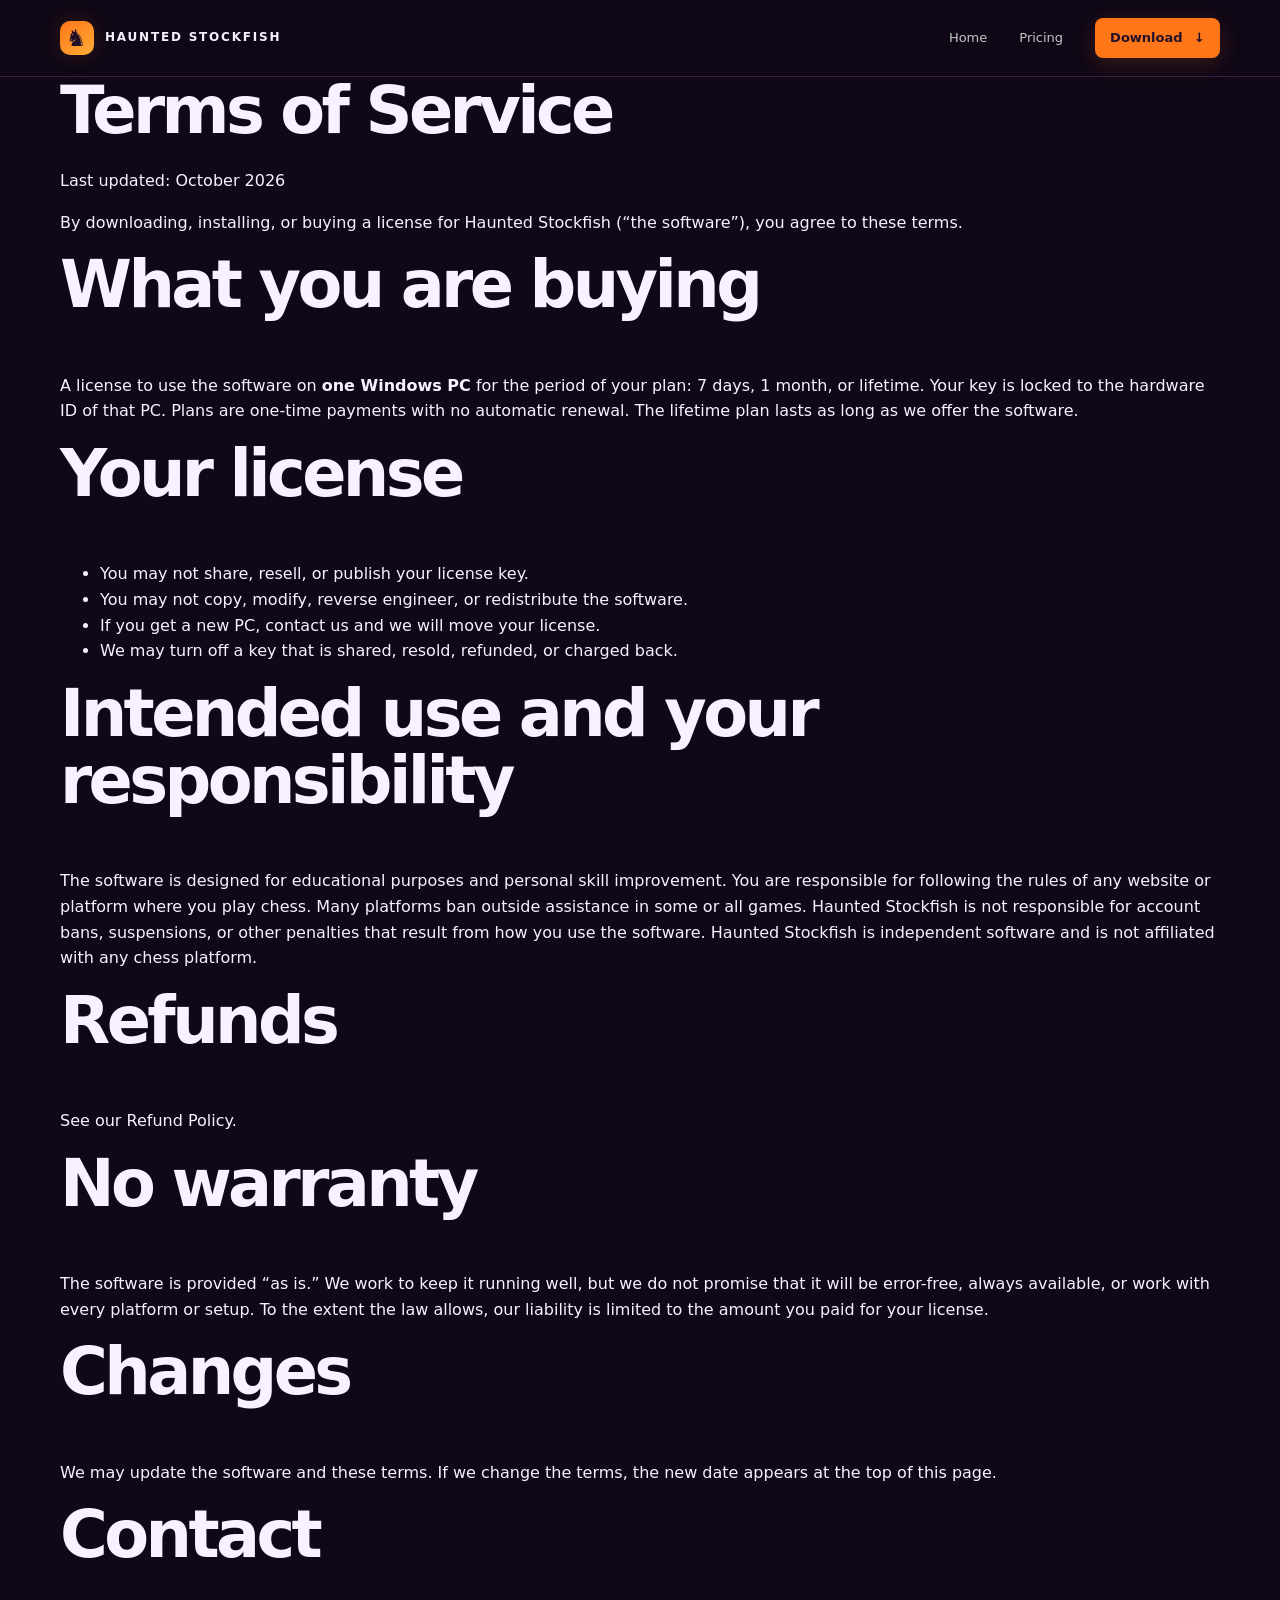
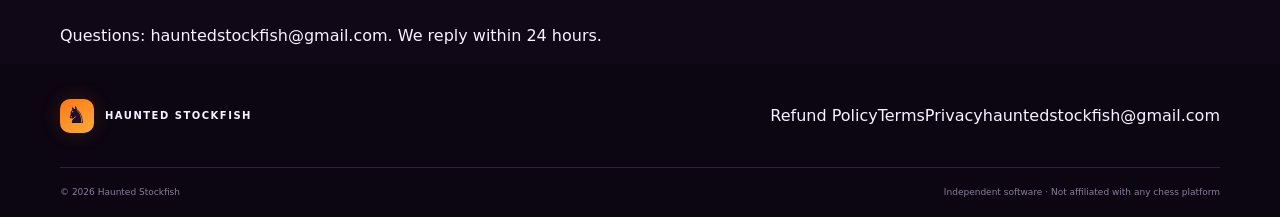
<file: terms.html>
<!doctype html>
<html lang="en">
  <head>
    <meta charset="utf-8">
    <meta name="viewport" content="width=device-width, initial-scale=1">
    <meta name="theme-color" content="#101411">
    <title>Terms of Service — Haunted Stockfish</title>
    <link rel="stylesheet" href="styles.css">
  </head>
  <body>
    <header class="site-header">
      <div class="container nav-wrap">
        <a class="brand" href="index.html" aria-label="Haunted Stockfish home">
          <span class="brand-mark" aria-hidden="true">♞</span>
          <span>HAUNTED <b>STOCKFISH</b></span>
        </a>
        <nav class="site-nav" aria-label="Main navigation">
          <a href="index.html">Home</a>
          <a href="index.html#pricing">Pricing</a>
          <a class="nav-cta" href="index.html#download">Download <span aria-hidden="true">↓</span></a>
        </nav>
      </div>
    </header>
    <main class="policy-page">
      <div class="container">
        <h1>Terms of Service</h1>
        <p class="policy-updated">Last updated: October 2026</p>
<p>By downloading, installing, or buying a license for Haunted Stockfish (“the software”), you agree to these terms.</p>
<h2>What you are buying</h2>
<p>A license to use the software on <strong>one Windows PC</strong> for the period of your plan: 7 days, 1 month, or lifetime. Your key is locked to the hardware ID of that PC. Plans are one-time payments with no automatic renewal. The lifetime plan lasts as long as we offer the software.</p>
<h2>Your license</h2>
<ul>
  <li>You may not share, resell, or publish your license key.</li>
  <li>You may not copy, modify, reverse engineer, or redistribute the software.</li>
  <li>If you get a new PC, contact us and we will move your license.</li>
  <li>We may turn off a key that is shared, resold, refunded, or charged back.</li>
</ul>
<h2>Intended use and your responsibility</h2>
<p>The software is designed for educational purposes and personal skill improvement. You are responsible for following the rules of any website or platform where you play chess. Many platforms ban outside assistance in some or all games. Haunted Stockfish is not responsible for account bans, suspensions, or other penalties that result from how you use the software. Haunted Stockfish is independent software and is not affiliated with any chess platform.</p>
<h2>Refunds</h2>
<p>See our <a href="refund.html">Refund Policy</a>.</p>
<h2>No warranty</h2>
<p>The software is provided “as is.” We work to keep it running well, but we do not promise that it will be error-free, always available, or work with every platform or setup. To the extent the law allows, our liability is limited to the amount you paid for your license.</p>
<h2>Changes</h2>
<p>We may update the software and these terms. If we change the terms, the new date appears at the top of this page.</p>
<h2>Contact</h2>
<p>Questions: <a href="mailto:hauntedstockfish@gmail.com">hauntedstockfish@gmail.com</a>. We reply within 24 hours.</p>
      </div>
    </main>
    <footer class="site-footer">
      <div class="container footer-main">
        <a class="brand footer-brand" href="index.html"><span class="brand-mark" aria-hidden="true">♞</span><span>HAUNTED <b>STOCKFISH</b></span></a>
        <div class="footer-links"><a href="refund.html">Refund Policy</a><a href="terms.html">Terms</a><a href="privacy.html">Privacy</a><a href="mailto:hauntedstockfish@gmail.com">hauntedstockfish@gmail.com</a></div>
      </div>
      <div class="container footer-bottom"><span>© <span id="year"></span> Haunted Stockfish</span><span>Independent software · Not affiliated with any chess platform</span></div>
    </footer>
    <script>document.getElementById("year").textContent = new Date().getFullYear();</script>
  </body>
</html>
</file>
<file: styles.css>
:root {
  color-scheme: dark;
  --bg: #100817;
  --bg-soft: #170d21;
  --panel: #21132e;
  --panel-2: #2a1738;
  --line: rgba(192, 118, 242, .22);
  --text: #f8f1ff;
  --muted: #c0b1ca;
  --green: #70ed3d;
  --green-deep: #1a321d;
  --mint: #9de983;
  --orange: #ff7619;
  --purple: #8f4bc7;
  --yellow: #ffc14b;
  --red: #ff6668;
  --radius: 18px;
  --max: 1160px;
}

* { box-sizing: border-box; }
html { scroll-behavior: smooth; }
body {
  margin: 0;
  background: var(--bg);
  color: var(--text);
  font: 16px/1.6 Inter, ui-sans-serif, system-ui, -apple-system, BlinkMacSystemFont, "Segoe UI", sans-serif;
  -webkit-font-smoothing: antialiased;
}
a { color: inherit; text-decoration: none; }
button, a { -webkit-tap-highlight-color: transparent; }
button:focus-visible, a:focus-visible, summary:focus-visible { outline: 2px solid var(--orange); outline-offset: 4px; }
.container { width: min(var(--max), calc(100% - 48px)); margin-inline: auto; }
.section { padding: 112px 0; }
.skip-link { position: absolute; left: 16px; top: -60px; padding: 10px 14px; background: var(--orange); color: #1a0e20; z-index: 20; border-radius: 8px; }
.skip-link:focus { top: 12px; }
.sr-only { position: absolute; width: 1px; height: 1px; padding: 0; margin: -1px; overflow: hidden; clip: rect(0,0,0,0); white-space: nowrap; border: 0; }

.site-header { position: sticky; top: 0; z-index: 10; border-bottom: 1px solid var(--line); background: rgba(16, 8, 23, .9); backdrop-filter: blur(16px); }
.nav-wrap { min-height: 76px; display: flex; align-items: center; justify-content: space-between; gap: 30px; }
.brand { display: inline-flex; align-items: center; gap: 11px; font-size: 12px; letter-spacing: .15em; font-weight: 600; }
.brand b { font-weight: 850; }
.brand-mark { display: grid; place-items: center; width: 34px; height: 34px; border-radius: 10px; background: linear-gradient(145deg, var(--orange), #ffad35); color: #21102a; font-size: 23px; line-height: 1; box-shadow: 0 0 20px rgba(255,118,25,.16); }
.site-nav { display: flex; align-items: center; gap: 32px; color: #c0c8c1; font-size: 13px; }
.site-nav a:not(.nav-cta):hover, .footer-contact:hover { color: var(--orange); }
.nav-cta { color: #24112b; background: var(--orange); border-radius: 8px; padding: 10px 15px; font-weight: 800; box-shadow: 0 6px 22px rgba(255,118,25,.18); }
.nav-cta span { margin-left: 7px; }
.menu-toggle { display: none; }

.hero { padding: 98px 0 96px; position: relative; overflow: hidden; }
.hero::before { content: ""; position: absolute; width: 620px; height: 620px; border-radius: 50%; top: -250px; left: 45%; background: radial-gradient(circle, rgba(143,75,199,.22), rgba(255,118,25,.04) 45%, transparent 70%); pointer-events: none; }
.hero-grid { display: grid; grid-template-columns: 1.03fr .85fr; align-items: center; gap: 54px; position: relative; }
.eyebrow { margin: 0 0 17px; color: #d39aff; font-size: 11px; line-height: 1.4; font-weight: 800; letter-spacing: .17em; text-transform: uppercase; }
.status-dot, .pulse { display: inline-block; width: 7px; height: 7px; margin-right: 8px; vertical-align: 1px; border-radius: 50%; background: var(--green); box-shadow: 0 0 14px rgba(185, 242, 124, .7); }
h1, h2, h3, p { margin-top: 0; }
h1, h2 { font-size: clamp(40px, 5.1vw, 66px); line-height: 1.03; letter-spacing: -.055em; font-weight: 760; }
h1 { margin-bottom: 24px; }
h1 em, h2 em { color: var(--orange); font-style: normal; }
.hero-lede { max-width: 530px; margin-bottom: 30px; color: #bbc5bc; font-size: 17px; line-height: 1.7; }
.hero-actions { display: flex; flex-wrap: wrap; align-items: center; gap: 12px; }
.button { min-height: 48px; display: inline-flex; align-items: center; justify-content: center; gap: 12px; padding: 0 19px; border: 1px solid transparent; border-radius: 9px; font-size: 13px; line-height: 1.2; font-weight: 760; transition: transform .18s ease, background .18s ease, border-color .18s ease; }
.button:hover { transform: translateY(-2px); }
.button-primary { background: linear-gradient(135deg, #ff7a1a, #ff9b2f); color: #21102a; box-shadow: 0 8px 24px rgba(255,118,25,.17); }
.button-primary:hover { background: #ff9b40; }
.button-secondary { border-color: rgba(189,124,233,.34); color: #f1e8f8; background: rgba(143,75,199,.08); }
.button-secondary:hover { border-color: rgba(255,118,25,.6); }
.button[aria-disabled="true"] { cursor: not-allowed; filter: saturate(.45); opacity: .8; }
.hero-facts { display: flex; flex-wrap: wrap; gap: 14px 20px; margin-top: 35px; color: #c5b9ce; font-size: 11px; }
.hero-facts i { color: var(--orange); font-style: normal; margin-right: 5px; }

.product-screenshot { position: relative; width: min(100%, 405px); justify-self: center; margin: 0; }
.product-shot-frame { position: relative; overflow: hidden; padding: 7px; border: 1px solid rgba(183,108,232,.58); border-radius: 15px; background: linear-gradient(145deg, #301446, #160c20); box-shadow: 0 28px 80px rgba(0,0,0,.48), 0 0 55px rgba(143,75,199,.17); }
.product-shot-frame img { display: block; width: 100%; max-height: 690px; object-fit: contain; object-position: top center; border-radius: 8px; background: #120b18; }
.shot-label { position: absolute; z-index: 1; top: 17px; left: 17px; display: inline-flex; align-items: center; gap: 7px; padding: 7px 9px; border: 1px solid rgba(255,255,255,.2); border-radius: 20px; background: rgba(18,9,27,.87); color: #f7effb; font-size: 8px; font-weight: 850; letter-spacing: .1em; backdrop-filter: blur(10px); }
.shot-label i { width: 6px; height: 6px; border-radius: 50%; background: var(--green); box-shadow: 0 0 10px var(--green); }
.product-screenshot figcaption { margin-top: 12px; color: #aa9bb6; text-align: center; font-size: 10px; }

.trust-strip { border-block: 1px solid var(--line); background: #190f24; }
.trust-items { display: flex; align-items: center; justify-content: space-between; gap: 20px; padding-block: 21px; color: #d0c2d9; font-size: 11px; }
.trust-items b { margin-right: 9px; color: var(--orange); font: 700 10px ui-monospace, monospace; }
.section-heading { max-width: 570px; }
.section-heading h2 { margin-bottom: 20px; font-size: clamp(38px, 4.4vw, 56px); }
.section-heading > p:last-child { max-width: 490px; margin-bottom: 0; color: var(--muted); font-size: 15px; }
.features-section { background: #130b1c; }
.feature-grid { display: grid; grid-template-columns: repeat(3, minmax(0, 1fr)); gap: 14px; margin-top: 53px; }
.feature-card { min-height: 270px; padding: 25px; border: 1px solid var(--line); border-radius: var(--radius); background: linear-gradient(150deg, rgba(255,255,255,.035), rgba(255,255,255,.012)); }
.feature-card-large { background: linear-gradient(145deg, rgba(143,75,199,.2), rgba(255,118,25,.045) 60%, rgba(255,255,255,.015)); }
.feature-icon { width: 38px; height: 38px; display: grid; place-items: center; margin-bottom: 26px; border: 1px solid rgba(255, 118, 25, .27); border-radius: 10px; color: var(--orange); background: rgba(143,75,199,.14); font-size: 20px; }
.feature-kicker { margin-bottom: 7px; color: #94a092; font-size: 9px; font-weight: 800; letter-spacing: .15em; text-transform: uppercase; }
.feature-card h3 { margin-bottom: 10px; font-size: 18px; line-height: 1.25; letter-spacing: -.02em; }
.feature-card > p:last-of-type { max-width: 330px; margin-bottom: 0; color: var(--muted); font-size: 12px; line-height: 1.7; }
.icon-colors { display: flex; align-items: center; justify-content: center; gap: 4px; }
.icon-colors span { width: 7px; height: 18px; border-radius: 5px; background: var(--green); }
.icon-colors span:nth-child(2) { background: var(--yellow); height: 14px; }
.icon-colors span:nth-child(3) { background: var(--red); height: 10px; }
.icon-voice { font-size: 18px; }
.icon-settings { font-size: 19px; }
.icon-auto { font-size: 13px; }
.icon-haunted { font-size: 20px; }
.icon-custom { font-size: 18px; }
.step-visual { display: flex; align-items: center; gap: 6px; margin-top: 25px; }
.step-line { width: 25px; height: 3px; border-radius: 5px; background: #493453; }
.step-line.active { background: var(--orange); box-shadow: 0 0 12px rgba(255, 118, 25, .4); }
.step-label { margin-left: 5px; color: #a893b4; font-size: 8px; font-weight: 800; letter-spacing: .12em; }

.how-section { background: var(--bg); }
.how-grid { display: grid; grid-template-columns: .9fr 1.1fr; gap: 110px; align-items: start; }
.steps-list { border-top: 1px solid var(--line); }
.how-step { display: grid; grid-template-columns: 50px 1fr; gap: 15px; padding: 25px 0; border-bottom: 1px solid var(--line); }
.step-number { color: var(--orange); font: 700 11px/1.7 ui-monospace, monospace; }
.how-step h3 { margin-bottom: 6px; font-size: 15px; }
.how-step p { max-width: 485px; margin-bottom: 0; color: var(--muted); font-size: 12px; }

.tutorial-section { background: #170e20; border-top: 1px solid var(--line); }
.tutorial-heading { max-width: 680px; }
.tutorial-grid { display: grid; grid-template-columns: 1.25fr .75fr; gap: 42px; align-items: center; margin-top: 38px; }
.video-frame { position: relative; aspect-ratio: 16 / 9; overflow: hidden; border: 1px solid rgba(192,118,242,.34); border-radius: 14px; background: radial-gradient(ellipse at 50% 45%, rgba(143,75,199,.23), transparent 55%), linear-gradient(145deg, #2b1839, #100817); box-shadow: 0 20px 60px rgba(0,0,0,.3); }
.video-frame iframe { position: absolute; inset: 0; width: 100%; height: 100%; border: 0; }
.video-placeholder { position: absolute; inset: 0; display: flex; align-items: center; justify-content: center; flex-direction: column; gap: 10px; padding: 20px; color: #f4eafa; text-align: center; }
.video-placeholder[hidden] { display: none; }
.video-placeholder strong { font-size: 15px; }
.video-placeholder > span:last-child { color: #bda9cb; font-size: 10px; }
.video-placeholder code { color: var(--orange); font: 10px ui-monospace, monospace; }
.video-play { display: grid; place-items: center; width: 50px; height: 50px; margin-bottom: 4px; padding-left: 3px; border: 1px solid rgba(255,118,25,.48); border-radius: 50%; background: rgba(255,118,25,.12); color: var(--orange); font-size: 16px; }
.tutorial-notes h3 { margin-bottom: 10px; font-size: 22px; letter-spacing: -.03em; }
.tutorial-notes > p:not(.feature-kicker) { color: var(--muted); font-size: 12px; }
.tutorial-list { display: grid; gap: 10px; margin: 21px 0; padding: 0; list-style: none; color: #ded1e5; font-size: 11px; }
.tutorial-list span { display: inline-block; width: 27px; color: var(--orange); font: 700 9px ui-monospace, monospace; }
.tutorial-caption { padding-top: 12px; border-top: 1px solid var(--line); color: #a893b4 !important; font-size: 9px !important; }

.screenshots-section { background: linear-gradient(180deg, #100817, #180d22); }
.screenshot-gallery { display: grid; grid-template-columns: 1.12fr 1fr 1fr; gap: 15px; margin-top: 40px; }
.gallery-card { overflow: hidden; margin: 0; border: 1px solid var(--line); border-radius: 13px; background: linear-gradient(145deg, #251434, #160d20); box-shadow: 0 14px 40px rgba(0,0,0,.2); }
.gallery-image { aspect-ratio: 1.27; overflow: hidden; background: #120b18; }
.gallery-image-short { aspect-ratio: 1.87; }
.gallery-image img { display: block; width: 100%; height: 100%; object-fit: cover; object-position: center; }
.gallery-card figcaption { display: grid; gap: 4px; padding: 14px 15px 16px; }
.gallery-card figcaption strong { color: #f4eafa; font-size: 12px; }
.gallery-card figcaption span { color: #b7a7c2; font-size: 10px; line-height: 1.55; }
.screenshots-note { margin: 14px 0 0; color: #9888a3; text-align: right; font-size: 9px; }
.board-showcase { display: grid; grid-template-columns: .8fr 1.2fr; gap: 46px; align-items: center; margin-top: 54px; }
.board-showcase-copy h3 { max-width: 440px; margin: 0 0 15px; color: #f7ecfc; font-size: clamp(25px, 3.2vw, 39px); line-height: 1.08; letter-spacing: -.045em; }
.board-showcase-copy > p:not(.eyebrow) { color: var(--muted); font-size: 13px; line-height: 1.75; }
.board-benefits { display: grid; gap: 9px; margin: 21px 0 0; padding: 0; list-style: none; color: #ded1e5; font-size: 11px; }
.board-benefits li::before { content: "✓"; margin-right: 9px; color: var(--green); }
.board-preview-card { max-width: 620px; margin: 0; justify-self: center; }
.board-preview-frame { position: relative; overflow: hidden; padding: 10px; border: 1px solid rgba(183,108,232,.48); border-radius: 16px; background: linear-gradient(145deg, #301446, #160c20); box-shadow: 0 24px 70px rgba(0,0,0,.36), 0 0 45px rgba(143,75,199,.12); }
.board-preview-frame img { display: block; width: 100%; height: auto; border-radius: 8px; }
.board-preview-card > figcaption { margin-top: 10px; color: #9888a3; text-align: center; font-size: 9px; line-height: 1.5; }
.scene-art-showcase { display: grid; grid-template-columns: .68fr 1.32fr; gap: 28px; align-items: center; margin-top: 30px; padding: 24px; border: 1px solid var(--line); border-radius: 16px; background: radial-gradient(ellipse at 90% 10%, rgba(129,56,174,.15), transparent 55%), linear-gradient(145deg, #21132e, #130a1a); }
.scene-art-copy h3 { margin: 0 0 12px; color: #f7ecfc; font-size: clamp(23px, 3vw, 34px); line-height: 1.08; letter-spacing: -.04em; }
.scene-art-copy h3 em { color: #dda2ff; font-family: Georgia, serif; font-weight: 500; }
.scene-art-copy > p:last-child { max-width: 330px; margin: 0; color: var(--muted); font-size: 12px; line-height: 1.7; }
.scene-art-pair { display: grid; grid-template-columns: repeat(2, minmax(0, 1fr)); gap: 12px; }
.scene-art-card { overflow: hidden; min-width: 0; margin: 0; border: 1px solid rgba(190,122,232,.3); border-radius: 11px; background: #11091a; }
.scene-art-image { aspect-ratio: 3.1; overflow: hidden; background: #09050e; }
.scene-art-image img { display: block; width: 100%; height: 100%; object-fit: cover; }
.scene-art-card figcaption { display: flex; justify-content: space-between; gap: 8px; padding: 10px 11px; }
.scene-art-card figcaption strong { color: #f4eafa; font-size: 10px; }
.scene-art-card figcaption span { color: #b7a7c2; font-size: 9px; text-align: right; }

.pricing-section { background: #170e20; border-block: 1px solid var(--line); }
.pricing-heading { max-width: 720px; }
.plans-grid { display: grid; grid-template-columns: repeat(3, minmax(0, 1fr)); gap: 15px; align-items: stretch; margin-top: 38px; }
.plan-card { position: relative; display: flex; flex-direction: column; min-height: 330px; padding: 25px; border: 1px solid var(--line); border-radius: 14px; background: linear-gradient(155deg, #281638, #170e20); }
.plan-card-featured { border-color: rgba(255,118,25,.56); box-shadow: 0 14px 50px rgba(0,0,0,.28), 0 0 34px rgba(255,118,25,.08); }
.plan-badge { position: absolute; top: -11px; right: 18px; padding: 4px 8px; border-radius: 4px; background: #492168; color: #f1dafd; border: 1px solid rgba(211,154,255,.4); font-size: 8px; font-weight: 850; letter-spacing: .12em; }
.plan-name { margin: 0 0 18px; color: #efe3f5; font-size: 11px; font-weight: 800; letter-spacing: .1em; text-transform: uppercase; }
.plan-price { display: flex; align-items: baseline; gap: 6px; margin-bottom: 8px; }
.plan-price > span { font-size: 44px; line-height: 1; letter-spacing: -.06em; font-weight: 760; }
.plan-price small { color: #c0b1ca; font-size: 11px; }
.plan-billing { min-height: 28px; margin: 0 0 17px; color: #b9a9c5; font-size: 10px; }
.plan-includes { display: grid; gap: 9px; margin: 0 0 22px; padding: 0; list-style: none; color: #d4c8dc; font-size: 10px; }
.plan-includes li::before { content: "✓"; margin-right: 8px; color: var(--orange); }
.plan-card .button { margin-top: auto; }
.button-wide { width: 100%; }
.checkout-note { margin: 14px 0 0; text-align: center; color: #b6a5c1; font-size: 10px; }
.plans-value-note { display: flex; align-items: center; justify-content: center; gap: 8px; margin: 18px 0 0; color: #d4c4de; text-align: center; font-size: 11px; }
.plans-value-note span { color: var(--orange); }
.plans-checkout-note[hidden] { display: none; }
.use-notice { max-width: 900px; margin: 30px auto 0; padding: 18px 20px; border: 1px solid var(--line); border-radius: 10px; background: rgba(255,255,255,.02); }
.notice-title { margin: 0 0 6px; color: #f0e4f5; font-size: 10px; font-weight: 800; }
.notice-title span { color: var(--orange); margin-right: 6px; }
.usage-notice { margin: 0; color: #c1b1cc; font-size: 10px; line-height: 1.65; }

.faq-section { background: var(--bg); }
.faq-grid { display: grid; grid-template-columns: .72fr 1.28fr; gap: 90px; }
.faq-list { border-top: 1px solid var(--line); }
.faq-list details { border-bottom: 1px solid var(--line); }
.faq-list summary { display: flex; align-items: center; justify-content: space-between; gap: 20px; padding: 18px 0; cursor: pointer; list-style: none; color: #e2e8e1; font-size: 13px; font-weight: 700; }
.faq-list summary::-webkit-details-marker { display: none; }
.faq-list summary span { color: var(--green); font-size: 18px; font-weight: 400; transition: transform .2s ease; }
.faq-list details[open] summary span { transform: rotate(45deg); }
.faq-list details p { max-width: 620px; margin: -4px 28px 18px 0; color: var(--muted); font-size: 12px; line-height: 1.7; }

.feedback-section { background: linear-gradient(180deg, #130b1c, #1a0f25); border-top: 1px solid var(--line); }
.feedback-grid { display: grid; grid-template-columns: .82fr 1.18fr; gap: 72px; align-items: start; }
.feedback-copy h2 { margin-bottom: 18px; }
.feedback-copy > p:not(.eyebrow) { max-width: 450px; color: var(--muted); font-size: 14px; line-height: 1.75; }
.feedback-promises { display: grid; gap: 11px; margin-top: 30px; color: #d4c8dc; font-size: 11px; }
.feedback-promises b { margin-right: 10px; color: var(--orange); font: 700 10px ui-monospace, monospace; }
.feedback-form { display: grid; gap: 15px; padding: 24px; border: 1px solid var(--line); border-radius: 16px; background: linear-gradient(150deg, #241533, #160d20); box-shadow: 0 20px 55px rgba(0,0,0,.2); }
.feedback-fields-row { display: grid; grid-template-columns: 1fr 1fr; gap: 13px; }
.feedback-form label { display: grid; gap: 6px; color: #e9ddf0; font-size: 11px; font-weight: 700; }
.feedback-form label span { color: #a893b4; font-size: 9px; font-weight: 400; }
.feedback-form input, .feedback-form select, .feedback-form textarea { width: 100%; min-height: 42px; padding: 10px 12px; border: 1px solid rgba(189,124,233,.25); border-radius: 8px; outline: 0; background: #100817; color: #f7effb; font: inherit; font-size: 12px; }
.feedback-form textarea { min-height: 118px; resize: vertical; line-height: 1.55; }
.feedback-form input::placeholder, .feedback-form textarea::placeholder { color: #7f7089; }
.feedback-form input:focus, .feedback-form select:focus, .feedback-form textarea:focus { border-color: var(--orange); box-shadow: 0 0 0 3px rgba(255,118,25,.1); }
.feedback-submit { justify-self: start; }
.feedback-status { margin: 0; color: #a893b4; font-size: 10px; line-height: 1.65; }
.feedback-status code { color: #e0bcf8; }
.feedback-status.is-error { color: #ffc18c; }
.feedback-status.is-ready { color: #b5dfa4; }

.closing-cta { padding: 54px 0; background: linear-gradient(110deg, #3a1952, #21102d 70%); color: var(--text); border-top: 1px solid rgba(255,118,25,.3); }
.closing-inner { display: flex; align-items: center; justify-content: space-between; gap: 24px; }
.closing-cta .eyebrow { margin-bottom: 6px; color: #d49cff; }
.closing-cta h2 { margin-bottom: 0; font-size: clamp(30px, 4vw, 43px); }
.closing-cta .button-primary { border: 1px solid rgba(255,255,255,.16); background: var(--orange); color: #21102a; }
.closing-cta .button-primary:hover { background: #ff9b40; }
.site-footer { background: #0c0612; }
.footer-main { min-height: 104px; display: flex; align-items: center; justify-content: space-between; gap: 20px; border-bottom: 1px solid var(--line); }
.footer-brand { font-size: 10px; }
.footer-main > p { margin: 0; color: #a391ae; font-size: 10px; }
.footer-contact { color: #e0d1e8; font-size: 11px; }
.footer-bottom { display: flex; justify-content: space-between; gap: 20px; padding-block: 17px; color: #8d7c98; font-size: 9px; }

@media (max-width: 900px) {
  .site-nav { gap: 14px; font-size: 11px; }
  .nav-wrap { gap: 16px; }
  .hero-grid { grid-template-columns: 1fr 1fr; gap: 28px; }
  .feature-grid { grid-template-columns: repeat(2, minmax(0, 1fr)); }
  .screenshot-gallery { grid-template-columns: repeat(2, minmax(0, 1fr)); }
  .scene-art-showcase { grid-template-columns: 1fr; gap: 18px; }
  .scene-art-copy > p:last-child { max-width: 620px; }
  .board-showcase { grid-template-columns: 1fr; gap: 30px; }
  .board-showcase-copy { max-width: 680px; }
  .board-preview-card { width: min(100%, 570px); }
  .feedback-grid { grid-template-columns: 1fr; gap: 34px; }
  .how-grid, .tutorial-grid, .faq-grid { gap: 32px; }
}
@media (max-width: 840px) {
  .nav-wrap { position: relative; min-height: 66px; }
  .menu-toggle { display: flex; width: 40px; height: 40px; flex-direction: column; align-items: center; justify-content: center; gap: 5px; border: 1px solid var(--line); border-radius: 8px; color: var(--text); background: transparent; }
  .menu-toggle span:not(.sr-only) { width: 16px; height: 1px; background: currentColor; }
  .site-nav { display: none; position: absolute; top: 65px; left: 0; right: 0; flex-direction: column; align-items: stretch; gap: 0; padding: 12px 18px 18px; border-bottom: 1px solid var(--line); background: #150c1e; }
  .site-nav.open { display: flex; }
  .site-nav a { padding: 12px 4px; }
  .site-nav .nav-cta { margin-top: 8px; padding: 12px 15px; text-align: center; }
}
@media (max-width: 680px) {
  .container { width: min(100% - 36px, var(--max)); }
  .section { padding: 78px 0; }
  .nav-wrap { min-height: 66px; }
  .menu-toggle { display: flex; width: 40px; height: 40px; flex-direction: column; align-items: center; justify-content: center; gap: 5px; border: 1px solid var(--line); border-radius: 8px; color: var(--text); background: transparent; }
  .menu-toggle span:not(.sr-only) { width: 16px; height: 1px; background: currentColor; }
  .site-nav { display: none; position: absolute; top: 65px; left: 0; right: 0; flex-direction: column; align-items: stretch; gap: 0; padding: 12px 18px 18px; border-bottom: 1px solid var(--line); background: #150c1e; }
  .site-nav.open { display: flex; }
  .site-nav a { padding: 12px 4px; }
  .site-nav .nav-cta { margin-top: 8px; padding: 12px 15px; text-align: center; }
  .hero { padding: 65px 0 60px; }
  .hero-grid { grid-template-columns: 1fr; gap: 38px; }
  h1 { font-size: clamp(42px, 12vw, 58px); }
  .hero-lede { font-size: 15px; }
  .product-screenshot { width: min(100%, 390px); }
  .product-shot-frame img { max-height: none; }
  .trust-items { align-items: flex-start; flex-direction: column; gap: 10px; padding-block: 17px; }
  .feature-grid { grid-template-columns: 1fr; margin-top: 35px; }
  .feature-card { min-height: 0; }
  .screenshot-gallery { grid-template-columns: 1fr; }
  .gallery-image { aspect-ratio: 1.35; }
  .scene-art-showcase { padding: 17px; }
  .scene-art-pair { grid-template-columns: 1fr; }
  .scene-art-image { aspect-ratio: 3.1; }
  .board-showcase { margin-top: 42px; }
  .board-preview-frame { padding: 6px; }
  .feedback-form { padding: 17px; }
  .feedback-fields-row { grid-template-columns: 1fr; }
  .how-grid, .tutorial-grid, .faq-grid { grid-template-columns: 1fr; gap: 35px; }
  .plans-grid { grid-template-columns: 1fr; max-width: 460px; margin-inline: auto; }
  .plan-card { min-height: 0; }
  .pricing-heading { margin-bottom: 28px; }
  .closing-inner { align-items: flex-start; flex-direction: column; }
  .footer-main { align-items: flex-start; flex-direction: column; justify-content: center; gap: 10px; padding-block: 25px; }
  .footer-bottom { flex-direction: column; gap: 6px; }
}
@media (prefers-reduced-motion: reduce) {
  *, *::before, *::after { scroll-behavior: auto !important; transition-duration: .01ms !important; animation-duration: .01ms !important; animation-iteration-count: 1 !important; }
}

.download-section { background: #130b1c; border-top: 1px solid var(--line); }
.download-actions { display: flex; flex-wrap: wrap; align-items: center; gap: 14px; margin-top: 26px; }
.download-meta { color: #a893b4; font-size: 11px; }

/* --- wide app screenshots gallery + "and many more" line --- */
.screenshot-gallery.gallery-wide { grid-template-columns: repeat(2, minmax(0, 1fr)); }
.gallery-wide .gallery-image { aspect-ratio: auto; }
.gallery-wide .gallery-image img { height: auto; object-fit: contain; }
.gallery-wide .gallery-card:last-child { grid-column: 1 / -1; }
.features-more { margin: 34px 0 0; text-align: center; font-size: 1.5rem; font-style: italic; font-weight: 700; color: var(--orange); letter-spacing: .01em; }
@media (max-width: 840px) { .screenshot-gallery.gallery-wide { grid-template-columns: 1fr; } }
</file>
